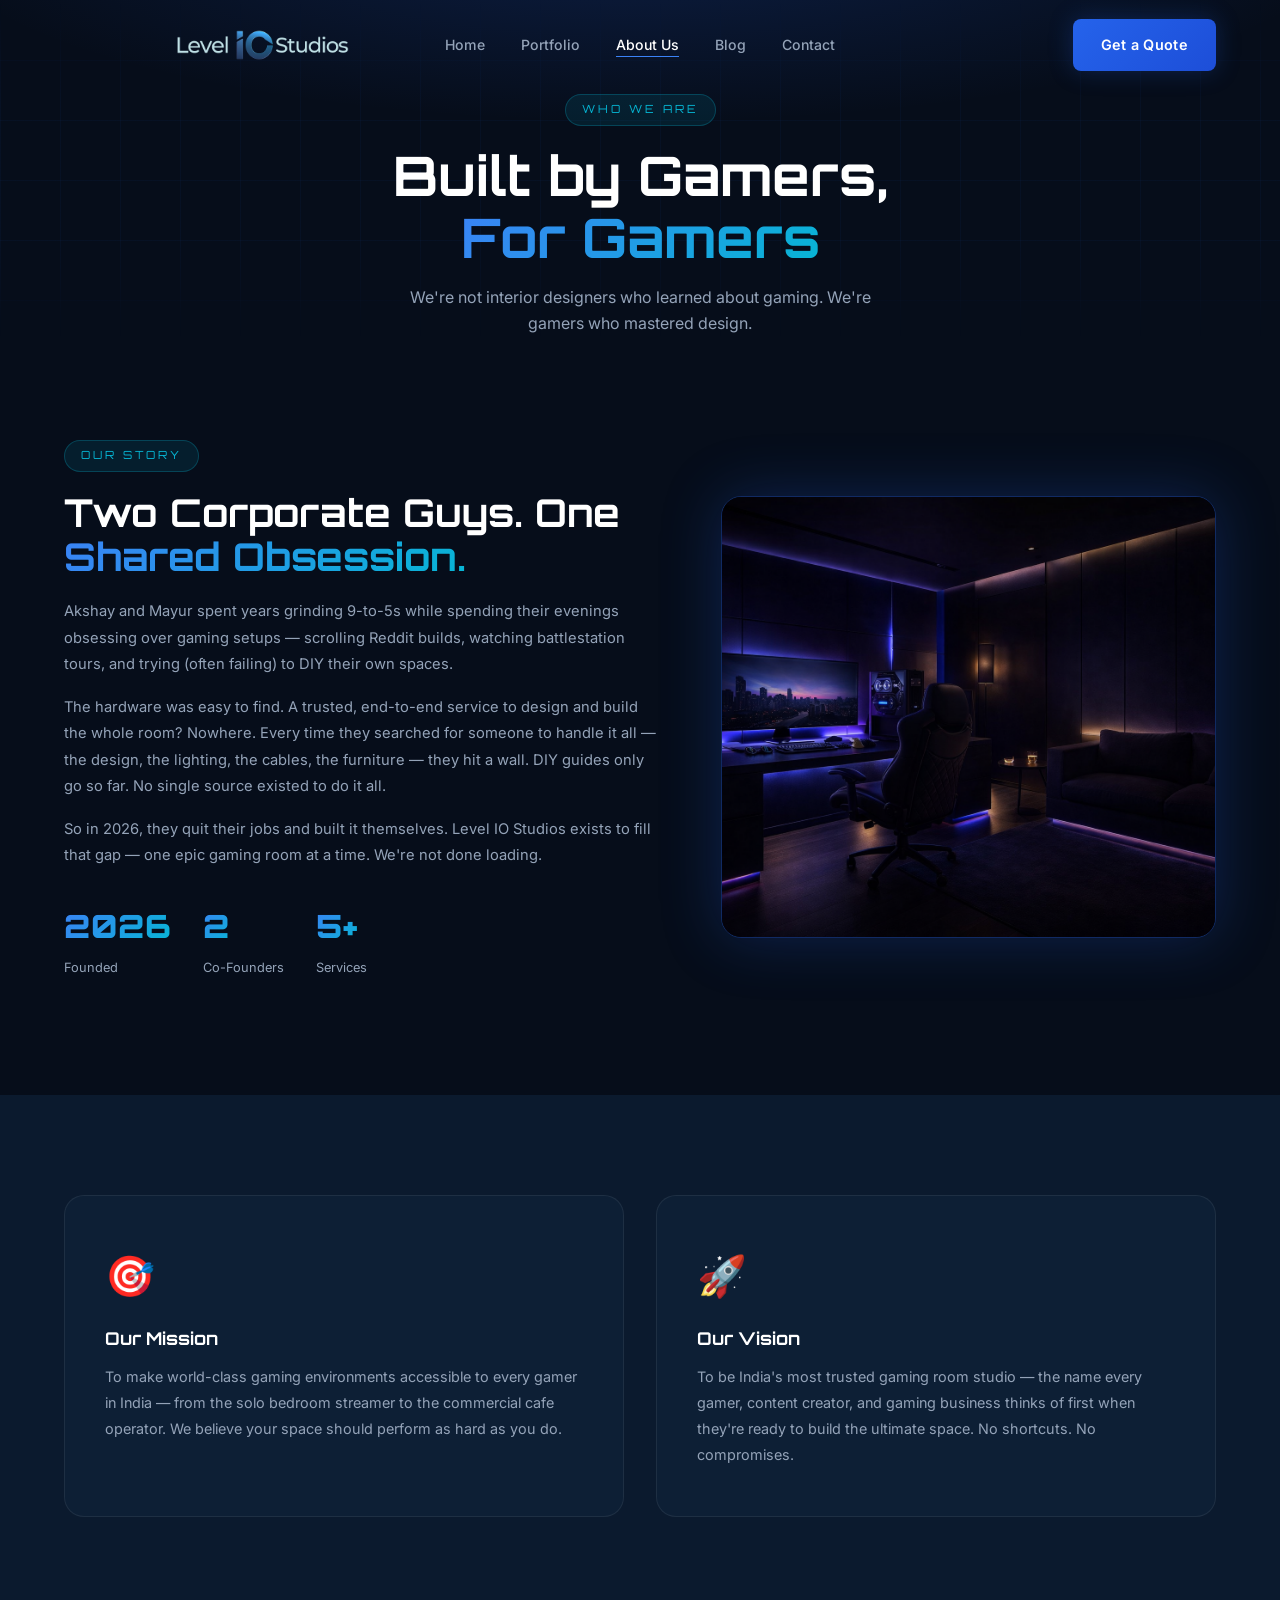
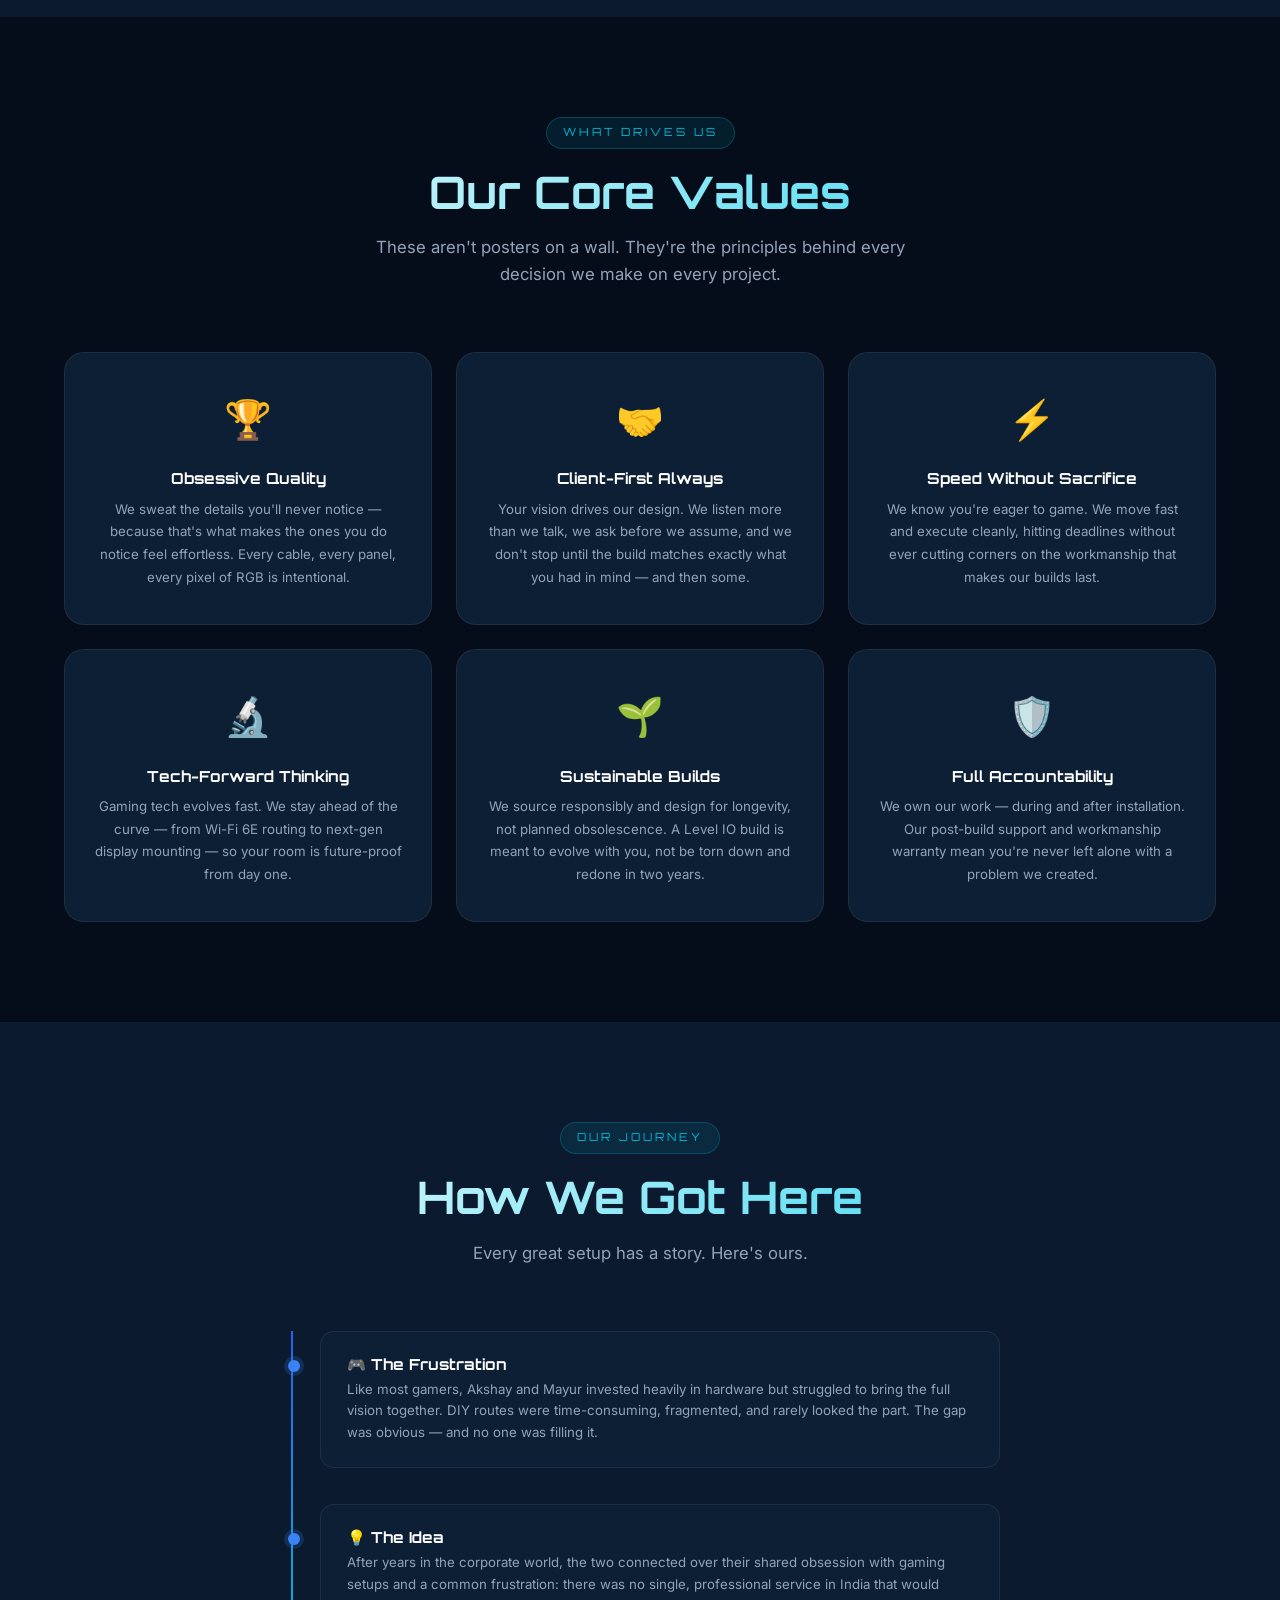
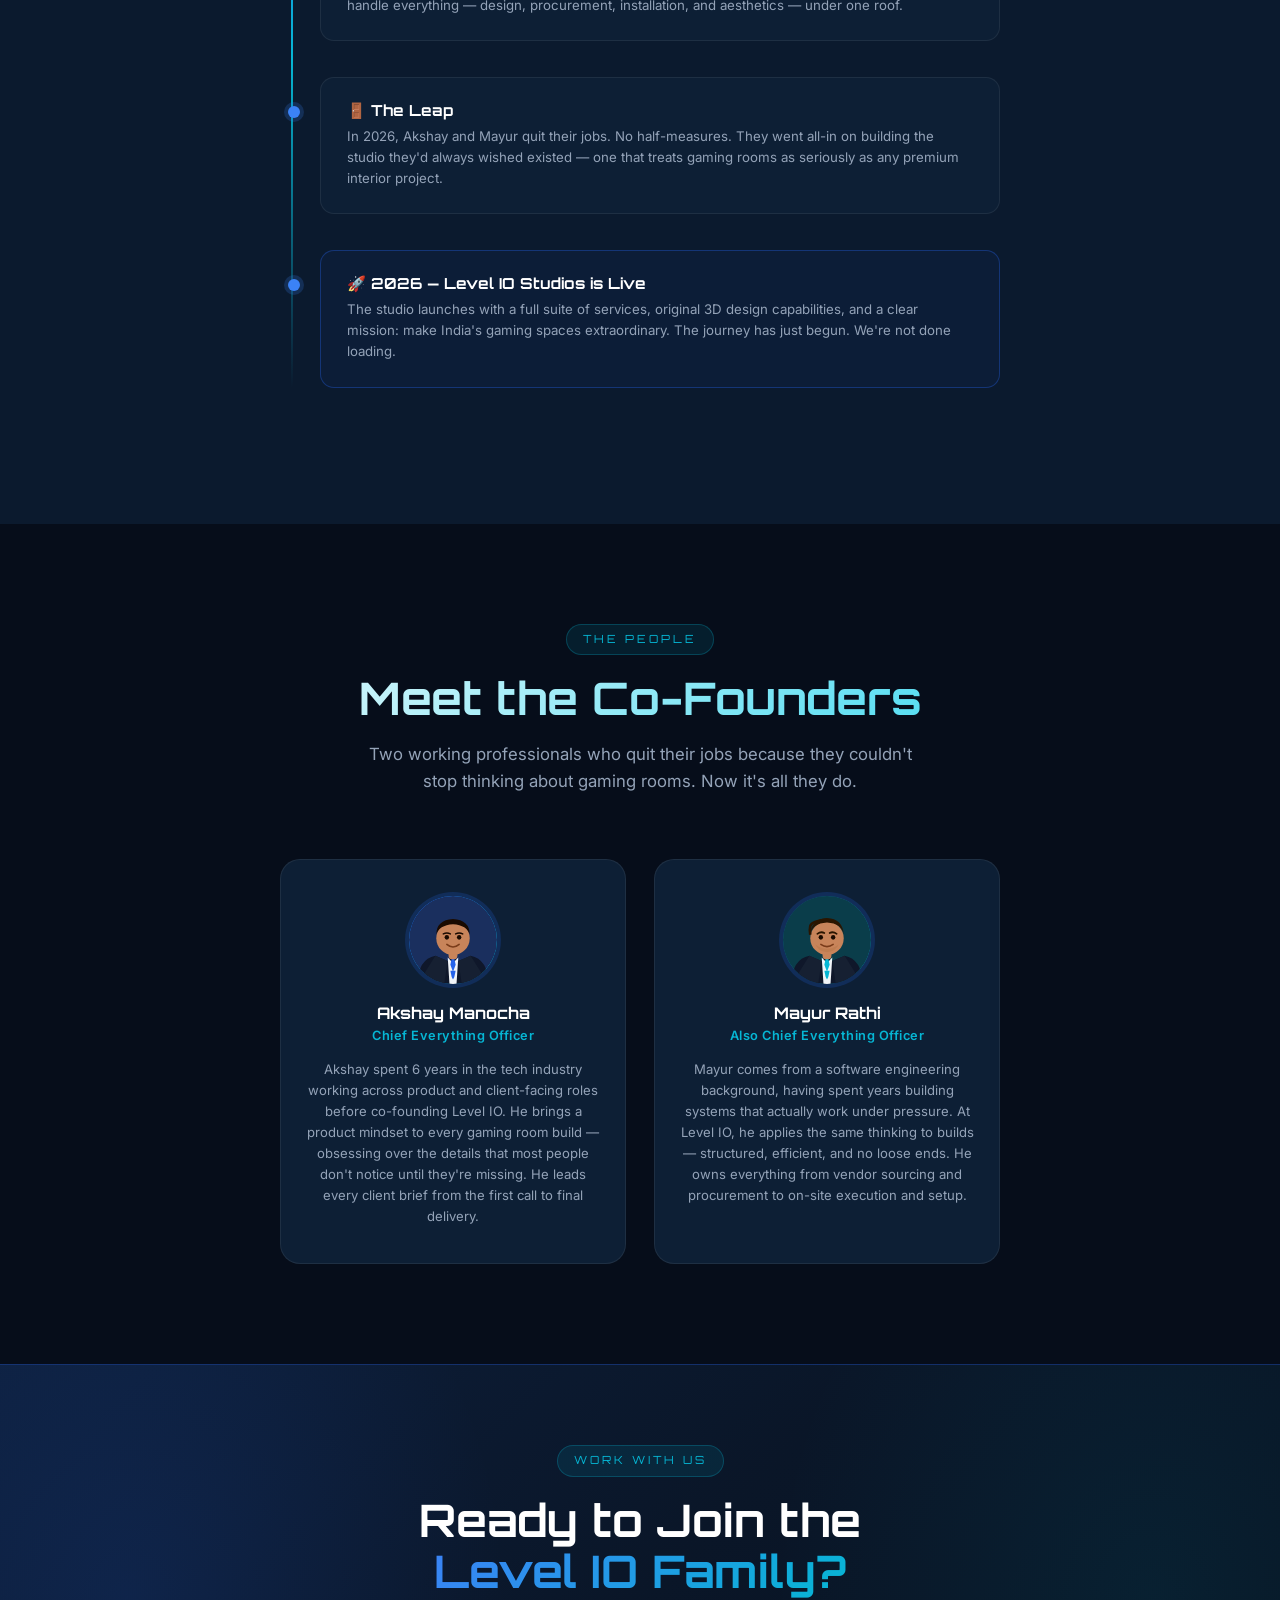
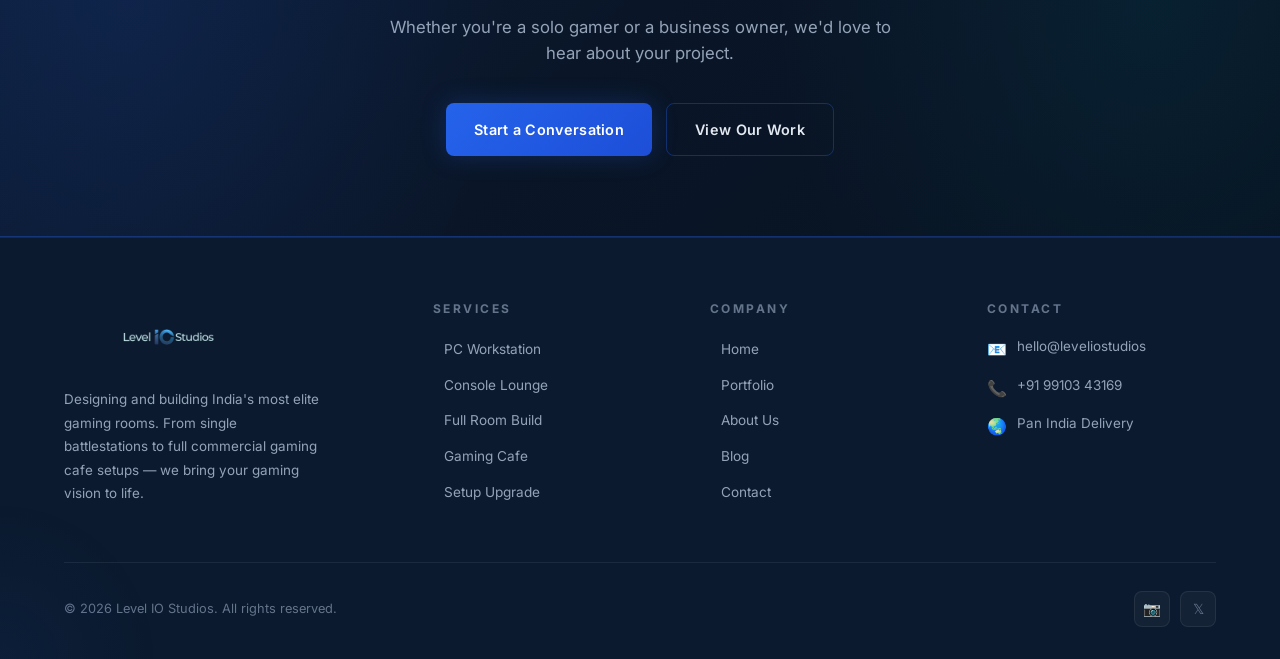
<file: about.html>
<!DOCTYPE html>
<html lang="en">
<head>
  <meta charset="UTF-8" />
  <meta name="viewport" content="width=device-width, initial-scale=1.0" />
  <meta name="description" content="Meet the co-founders of Level IO Studios — two gamers who quit their jobs to build India's best gaming room design studio." />
  <meta name="keywords" content="gaming room design India, gaming setup builder, PC battlestation, gaming cafe setup, console lounge, gaming room interior design" />
  <meta name="author" content="Level IO Studios" />
  <meta name="robots" content="index, follow" />
  <link rel="canonical" href="https://leveliostudios.com/about.html" />
  <!-- Open Graph -->
  <meta property="og:type" content="website" />
  <meta property="og:site_name" content="Level IO Studios" />
  <meta property="og:title" content="About Us — Level IO Studios" />
  <meta property="og:description" content="Meet the co-founders of Level IO Studios — two gamers who quit their jobs to build India's best gaming room design studio." />
  <meta property="og:url" content="https://leveliostudios.com/about.html" />
  <meta property="og:image" content="https://leveliostudios.com/Images/logo.png" />
  <!-- Twitter Card -->
  <meta name="twitter:card" content="summary_large_image" />
  <meta name="twitter:title" content="About Us — Level IO Studios" />
  <meta name="twitter:description" content="Meet the co-founders of Level IO Studios — two gamers who quit their jobs to build India's best gaming room design studio." />
  <meta name="twitter:image" content="https://leveliostudios.com/Images/logo.png" />
  <title>About Us — Level IO Studios</title>
  <link rel="stylesheet" href="styles.css" />
  <link rel="icon" type="image/png" href="Images/logo-symbol.png" />
</head>
<body>

  <!-- ═══ NAVBAR ═══ -->
  <nav class="navbar">
    <div class="container">
      <div class="nav-inner">
        <a href="index.html" class="nav-logo">
          <img src="Images/logo.png" alt="Level IO Studios" />
        </a>
        <ul class="nav-links">
          <li><a href="index.html">Home</a></li>
          <li><a href="portfolio.html">Portfolio</a></li>
          <li><a href="about.html" class="active">About Us</a></li>
          <li><a href="blog.html">Blog</a></li>
          <li><a href="contact.html">Contact</a></li>
        </ul>
        <a href="contact.html" class="btn btn-primary nav-cta">Get a Quote</a>
        <div class="hamburger" aria-label="Menu">
          <span></span><span></span><span></span>
        </div>
      </div>
    </div>
  </nav>

  <!-- ═══ PAGE HERO ═══ -->
  <section class="page-hero">
    <div class="page-hero-bg"></div>
    <div class="page-hero-grid"></div>
    <div class="page-hero-content">
      <div class="tag" data-aos="fade-up">Who We Are</div>
      <h1 data-aos="fade-up" data-aos-delay="100">
        Built by Gamers,<br/><span class="gradient-text">For Gamers</span>
      </h1>
      <p data-aos="fade-up" data-aos-delay="200">We're not interior designers who learned about gaming. We're gamers who mastered design.</p>
    </div>
  </section>

  <!-- ═══ OUR STORY ═══ -->
  <section class="section">
    <div class="container">
      <div class="about-story">
        <div class="story-content" data-aos="fade-right">
          <div class="tag">Our Story</div>
          <h2>Two Corporate Guys. One <span class="gradient-text">Shared Obsession.</span></h2>
          <p>Akshay and Mayur spent years grinding 9-to-5s while spending their evenings obsessing over gaming setups — scrolling Reddit builds, watching battlestation tours, and trying (often failing) to DIY their own spaces.</p>
          <p>The hardware was easy to find. A trusted, end-to-end service to design and build the whole room? Nowhere. Every time they searched for someone to handle it all — the design, the lighting, the cables, the furniture — they hit a wall. DIY guides only go so far. No single source existed to do it all.</p>
          <p>So in 2026, they quit their jobs and built it themselves. Level IO Studios exists to fill that gap — one epic gaming room at a time. We're not done loading.</p>
          <div style="display:flex; gap:32px; margin-top:32px; flex-wrap:wrap;">
            <div>
              <span style="font-family:var(--font-head);font-size:2rem;font-weight:900;background:linear-gradient(135deg,var(--blue-light),var(--cyan));-webkit-background-clip:text;-webkit-text-fill-color:transparent;background-clip:text;">2026</span>
              <p style="font-size:0.8rem;margin-top:4px;">Founded</p>
            </div>
            <div>
              <span style="font-family:var(--font-head);font-size:2rem;font-weight:900;background:linear-gradient(135deg,var(--blue-light),var(--cyan));-webkit-background-clip:text;-webkit-text-fill-color:transparent;background-clip:text;">2</span>
              <p style="font-size:0.8rem;margin-top:4px;">Co-Founders</p>
            </div>
            <div>
              <span style="font-family:var(--font-head);font-size:2rem;font-weight:900;background:linear-gradient(135deg,var(--blue-light),var(--cyan));-webkit-background-clip:text;-webkit-text-fill-color:transparent;background-clip:text;">5+</span>
              <p style="font-size:0.8rem;margin-top:4px;">Services</p>
            </div>
          </div>
        </div>
        <div class="story-image" data-aos="fade-left">
          <img src="Images/Copilot_20260409_222659.png" alt="Level IO Studios gaming room build" />
        </div>
      </div>
    </div>
  </section>

  <!-- ═══ MISSION & VISION ═══ -->
  <section class="section" style="background: var(--bg-secondary);">
    <div class="container">
      <div style="display:grid; grid-template-columns: 1fr 1fr; gap:32px;" class="mission-vision-grid">
        <div style="background:var(--bg-card);border:1px solid var(--border);border-radius:var(--radius-lg);padding:48px 40px;transition:var(--transition);" data-aos="fade-right"
          onmouseenter="this.style.borderColor='var(--border-blue)';this.style.boxShadow='0 20px 60px rgba(37,99,235,0.15)'"
          onmouseleave="this.style.borderColor='var(--border)';this.style.boxShadow=''">
          <div style="font-size:2.5rem;margin-bottom:20px;">🎯</div>
          <h3 style="font-family:var(--font-head);font-size:1.1rem;color:#fff;margin-bottom:16px;">Our Mission</h3>
          <p style="font-size:0.9rem;line-height:1.8;">To make world-class gaming environments accessible to every gamer in India — from the solo bedroom streamer to the commercial cafe operator. We believe your space should perform as hard as you do.</p>
        </div>
        <div style="background:var(--bg-card);border:1px solid var(--border);border-radius:var(--radius-lg);padding:48px 40px;transition:var(--transition);" data-aos="fade-left"
          onmouseenter="this.style.borderColor='var(--border-blue)';this.style.boxShadow='0 20px 60px rgba(37,99,235,0.15)'"
          onmouseleave="this.style.borderColor='var(--border)';this.style.boxShadow=''">
          <div style="font-size:2.5rem;margin-bottom:20px;">🚀</div>
          <h3 style="font-family:var(--font-head);font-size:1.1rem;color:#fff;margin-bottom:16px;">Our Vision</h3>
          <p style="font-size:0.9rem;line-height:1.8;">To be India's most trusted gaming room studio — the name every gamer, content creator, and gaming business thinks of first when they're ready to build the ultimate space. No shortcuts. No compromises.</p>
        </div>
      </div>
    </div>
  </section>

  <!-- ═══ OUR VALUES ═══ -->
  <section class="section">
    <div class="container">
      <div class="section-header">
        <div class="tag" data-aos="fade-up">What Drives Us</div>
        <h2 data-aos="fade-up" data-aos-delay="100">Our Core Values</h2>
        <p data-aos="fade-up" data-aos-delay="200">These aren't posters on a wall. They're the principles behind every decision we make on every project.</p>
      </div>
      <div class="values-grid">
        <div class="value-card" data-aos="fade-up" data-aos-delay="0">
          <span class="value-icon">🏆</span>
          <h3>Obsessive Quality</h3>
          <p>We sweat the details you'll never notice — because that's what makes the ones you do notice feel effortless. Every cable, every panel, every pixel of RGB is intentional.</p>
        </div>
        <div class="value-card" data-aos="fade-up" data-aos-delay="100">
          <span class="value-icon">🤝</span>
          <h3>Client-First Always</h3>
          <p>Your vision drives our design. We listen more than we talk, we ask before we assume, and we don't stop until the build matches exactly what you had in mind — and then some.</p>
        </div>
        <div class="value-card" data-aos="fade-up" data-aos-delay="200">
          <span class="value-icon">⚡</span>
          <h3>Speed Without Sacrifice</h3>
          <p>We know you're eager to game. We move fast and execute cleanly, hitting deadlines without ever cutting corners on the workmanship that makes our builds last.</p>
        </div>
        <div class="value-card" data-aos="fade-up" data-aos-delay="0">
          <span class="value-icon">🔬</span>
          <h3>Tech-Forward Thinking</h3>
          <p>Gaming tech evolves fast. We stay ahead of the curve — from Wi-Fi 6E routing to next-gen display mounting — so your room is future-proof from day one.</p>
        </div>
        <div class="value-card" data-aos="fade-up" data-aos-delay="100">
          <span class="value-icon">🌱</span>
          <h3>Sustainable Builds</h3>
          <p>We source responsibly and design for longevity, not planned obsolescence. A Level IO build is meant to evolve with you, not be torn down and redone in two years.</p>
        </div>
        <div class="value-card" data-aos="fade-up" data-aos-delay="200">
          <span class="value-icon">🛡️</span>
          <h3>Full Accountability</h3>
          <p>We own our work — during and after installation. Our post-build support and workmanship warranty mean you're never left alone with a problem we created.</p>
        </div>
      </div>
    </div>
  </section>

  <!-- ═══ JOURNEY TIMELINE ═══ -->
  <section class="section" style="background: var(--bg-secondary);">
    <div class="container">
      <div class="section-header">
        <div class="tag" data-aos="fade-up">Our Journey</div>
        <h2 data-aos="fade-up" data-aos-delay="100">How We Got Here</h2>
        <p data-aos="fade-up" data-aos-delay="200">Every great setup has a story. Here's ours.</p>
      </div>
      <div style="max-width: 720px; margin: 0 auto;">
        <div class="timeline" data-aos="fade-up">
          <div class="timeline-item">
            <h4>🎮 The Frustration</h4>
            <p>Like most gamers, Akshay and Mayur invested heavily in hardware but struggled to bring the full vision together. DIY routes were time-consuming, fragmented, and rarely looked the part. The gap was obvious — and no one was filling it.</p>
          </div>
          <div class="timeline-item">
            <h4>💡 The Idea</h4>
            <p>After years in the corporate world, the two connected over their shared obsession with gaming setups and a common frustration: there was no single, professional service in India that would handle everything — design, procurement, installation, and aesthetics — under one roof.</p>
          </div>
          <div class="timeline-item">
            <h4>🚪 The Leap</h4>
            <p>In 2026, Akshay and Mayur quit their jobs. No half-measures. They went all-in on building the studio they'd always wished existed — one that treats gaming rooms as seriously as any premium interior project.</p>
          </div>
          <div class="timeline-item" style="border-color: var(--border-blue); background: rgba(37,99,235,0.05);">
            <h4>🚀 2026 — Level IO Studios is Live</h4>
            <p>The studio launches with a full suite of services, original 3D design capabilities, and a clear mission: make India's gaming spaces extraordinary. The journey has just begun. We're not done loading.</p>
          </div>
        </div>
      </div>
    </div>
  </section>

  <!-- ═══ TEAM ═══ -->
  <section class="section">
    <div class="container">
      <div class="section-header">
        <div class="tag" data-aos="fade-up">The People</div>
        <h2 data-aos="fade-up" data-aos-delay="100">Meet the Co-Founders</h2>
        <p data-aos="fade-up" data-aos-delay="200">Two working professionals who quit their jobs because they couldn't stop thinking about gaming rooms. Now it's all they do.</p>
      </div>
      <div style="display: grid; grid-template-columns: 1fr 1fr; gap: 28px; max-width: 720px; margin: 0 auto;">
        <div class="team-card" data-aos="fade-up" data-aos-delay="0">
          <div class="team-avatar">
            <svg viewBox="0 0 100 100" xmlns="http://www.w3.org/2000/svg" width="88" height="88">
              <circle cx="50" cy="50" r="50" fill="#1a2f5e"/>
              <!-- Suit shoulders -->
              <path d="M10 100 Q10 72 30 68 L44 74 L50 70 L56 74 L70 68 Q90 72 90 100 Z" fill="#0f172a"/>
              <!-- Shirt -->
              <polygon points="44,70 50,76 56,70 54,100 46,100" fill="#f1f5f9"/>
              <!-- Tie -->
              <polygon points="48.5,71 51.5,71 53,78 50,86 47,78" fill="#2563eb"/>
              <polygon points="47,85 53,85 51.5,92 50,95 48.5,92" fill="#2563eb"/>
              <!-- Neck -->
              <rect x="45" y="60" width="10" height="12" rx="4" fill="#c8845a"/>
              <!-- Head -->
              <circle cx="50" cy="48" r="19" fill="#c8845a"/>
              <!-- Hair -->
              <path d="M31 44 Q31 27 50 26 Q69 27 69 44 Q66 33 50 32 Q34 33 31 44 Z" fill="#1a0a00"/>
              <!-- Eyes -->
              <ellipse cx="43" cy="47" rx="2.5" ry="2.8" fill="#1a0a00"/>
              <ellipse cx="57" cy="47" rx="2.5" ry="2.8" fill="#1a0a00"/>
              <!-- Eyebrows -->
              <path d="M39 43 Q43 41 47 43" stroke="#1a0a00" stroke-width="1.8" fill="none" stroke-linecap="round"/>
              <path d="M53 43 Q57 41 61 43" stroke="#1a0a00" stroke-width="1.8" fill="none" stroke-linecap="round"/>
              <!-- Smile -->
              <path d="M43 55 Q50 61 57 55" stroke="#7a3c1a" stroke-width="1.8" fill="none" stroke-linecap="round"/>
              <!-- Suit lapels -->
              <path d="M30 68 L44 74 L40 100 L10 100 Z" fill="#162032"/>
              <path d="M70 68 L56 74 L60 100 L90 100 Z" fill="#162032"/>
            </svg>
          </div>
          <h3>Akshay Manocha</h3>
          <p class="role">Chief Everything Officer</p>
          <p>Akshay spent 6 years in the tech industry working across product and client-facing roles before co-founding Level IO. He brings a product mindset to every gaming room build — obsessing over the details that most people don't notice until they're missing. He leads every client brief from the first call to final delivery.</p>
        </div>
        <div class="team-card" data-aos="fade-up" data-aos-delay="100">
          <div class="team-avatar" style="background: linear-gradient(135deg, #0e4a6e, #0891b2);">
            <svg viewBox="0 0 100 100" xmlns="http://www.w3.org/2000/svg" width="88" height="88">
              <circle cx="50" cy="50" r="50" fill="#0a3d4a"/>
              <!-- Suit shoulders -->
              <path d="M10 100 Q10 72 30 68 L44 74 L50 70 L56 74 L70 68 Q90 72 90 100 Z" fill="#0f172a"/>
              <!-- Shirt -->
              <polygon points="44,70 50,76 56,70 54,100 46,100" fill="#f1f5f9"/>
              <!-- Tie -->
              <polygon points="48.5,71 51.5,71 53,78 50,86 47,78" fill="#06b6d4"/>
              <polygon points="47,85 53,85 51.5,92 50,95 48.5,92" fill="#06b6d4"/>
              <!-- Neck -->
              <rect x="45" y="60" width="10" height="12" rx="4" fill="#c8845a"/>
              <!-- Head -->
              <circle cx="50" cy="48" r="19" fill="#c8845a"/>
              <!-- Hair (slightly different style — short and neat) -->
              <path d="M31 44 Q32 26 50 25 Q68 26 69 44 Q67 31 50 30 Q33 31 31 44 Z" fill="#2a1500"/>
              <path d="M31 44 Q30 38 31 34 Q33 28 50 27" stroke="#2a1500" stroke-width="3" fill="none"/>
              <!-- Eyes -->
              <ellipse cx="43" cy="47" rx="2.5" ry="2.8" fill="#1a0a00"/>
              <ellipse cx="57" cy="47" rx="2.5" ry="2.8" fill="#1a0a00"/>
              <!-- Eyebrows (slightly thicker) -->
              <path d="M39 43 Q43 40 47 42" stroke="#2a1500" stroke-width="2" fill="none" stroke-linecap="round"/>
              <path d="M53 42 Q57 40 61 43" stroke="#2a1500" stroke-width="2" fill="none" stroke-linecap="round"/>
              <!-- Subtle beard -->
              <path d="M37 55 Q50 65 63 55 Q61 62 50 64 Q39 62 37 55 Z" fill="#b07040" opacity="0.35"/>
              <!-- Smile -->
              <path d="M43 55 Q50 60 57 55" stroke="#7a3c1a" stroke-width="1.8" fill="none" stroke-linecap="round"/>
              <!-- Suit lapels -->
              <path d="M30 68 L44 74 L40 100 L10 100 Z" fill="#162032"/>
              <path d="M70 68 L56 74 L60 100 L90 100 Z" fill="#162032"/>
            </svg>
          </div>
          <h3>Mayur Rathi</h3>
          <p class="role">Also Chief Everything Officer</p>
          <p>Mayur comes from a software engineering background, having spent years building systems that actually work under pressure. At Level IO, he applies the same thinking to builds — structured, efficient, and no loose ends. He owns everything from vendor sourcing and procurement to on-site execution and setup.</p>
        </div>
      </div>
    </div>
  </section>

  <!-- ═══ CTA ═══ -->
  <section class="cta-banner">
    <div class="cta-content" data-aos="zoom-in">
      <div class="tag">Work With Us</div>
      <h2>Ready to Join the<br/><span class="gradient-text">Level IO Family?</span></h2>
      <p>Whether you're a solo gamer or a business owner, we'd love to hear about your project.</p>
      <div class="cta-actions">
        <a href="contact.html" class="btn btn-primary">Start a Conversation</a>
        <a href="portfolio.html" class="btn btn-outline">View Our Work</a>
      </div>
    </div>
  </section>

  <!-- ═══ FOOTER ═══ -->
  <footer class="footer">
    <div class="container">
      <div class="footer-grid">
        <div class="footer-brand">
          <a href="index.html" class="logo-wrap">
            <img src="Images/logo.png" alt="Level IO Studios" />
          </a>
          <p>Designing and building India's most elite gaming rooms. From single battlestations to full commercial gaming cafe setups — we bring your gaming vision to life.</p>
        </div>
        <div class="footer-col">
          <h4>Services</h4>
          <ul class="footer-links">
            <li><a href="contact.html">PC Workstation</a></li>
            <li><a href="contact.html">Console Lounge</a></li>
            <li><a href="contact.html">Full Room Build</a></li>
            <li><a href="contact.html">Gaming Cafe</a></li>
            <li><a href="contact.html">Setup Upgrade</a></li>
          </ul>
        </div>
        <div class="footer-col">
          <h4>Company</h4>
          <ul class="footer-links">
            <li><a href="index.html">Home</a></li>
            <li><a href="portfolio.html">Portfolio</a></li>
            <li><a href="about.html">About Us</a></li>
            <li><a href="blog.html">Blog</a></li>
            <li><a href="contact.html">Contact</a></li>
          </ul>
        </div>
        <div class="footer-col">
          <h4>Contact</h4>
          <div class="footer-contact-item">
            <span>📧</span>
            <a href="mailto:hello@leveliostudios.com" style="color:var(--text-muted);transition:var(--transition)" onmouseenter="this.style.color='var(--cyan-light)'" onmouseleave="this.style.color='var(--text-muted)'">hello@leveliostudios</a>
          </div>
          <div class="footer-contact-item">
            <span>📞</span>
            <a href="tel:+919910343169" style="color:var(--text-muted);transition:var(--transition)" onmouseenter="this.style.color='var(--cyan-light)'" onmouseleave="this.style.color='var(--text-muted)'">+91 99103 43169</a>
          </div>
          <div class="footer-contact-item">
            <span>🌏</span><span>Pan India Delivery</span>
          </div>
        </div>
      </div>
      <div class="footer-bottom">
        <p>© 2026 Level IO Studios. All rights reserved.</p>
        <div class="social-links">
          <a href="https://instagram.com/leveliostudios" target="_blank" class="social-link" title="Instagram">📷</a>
          <a href="#" class="social-link" title="Twitter / X">𝕏</a>
        </div>
      </div>
    </div>
  </footer>

  <script src="script.js"></script>
</body>
</html>
</file>
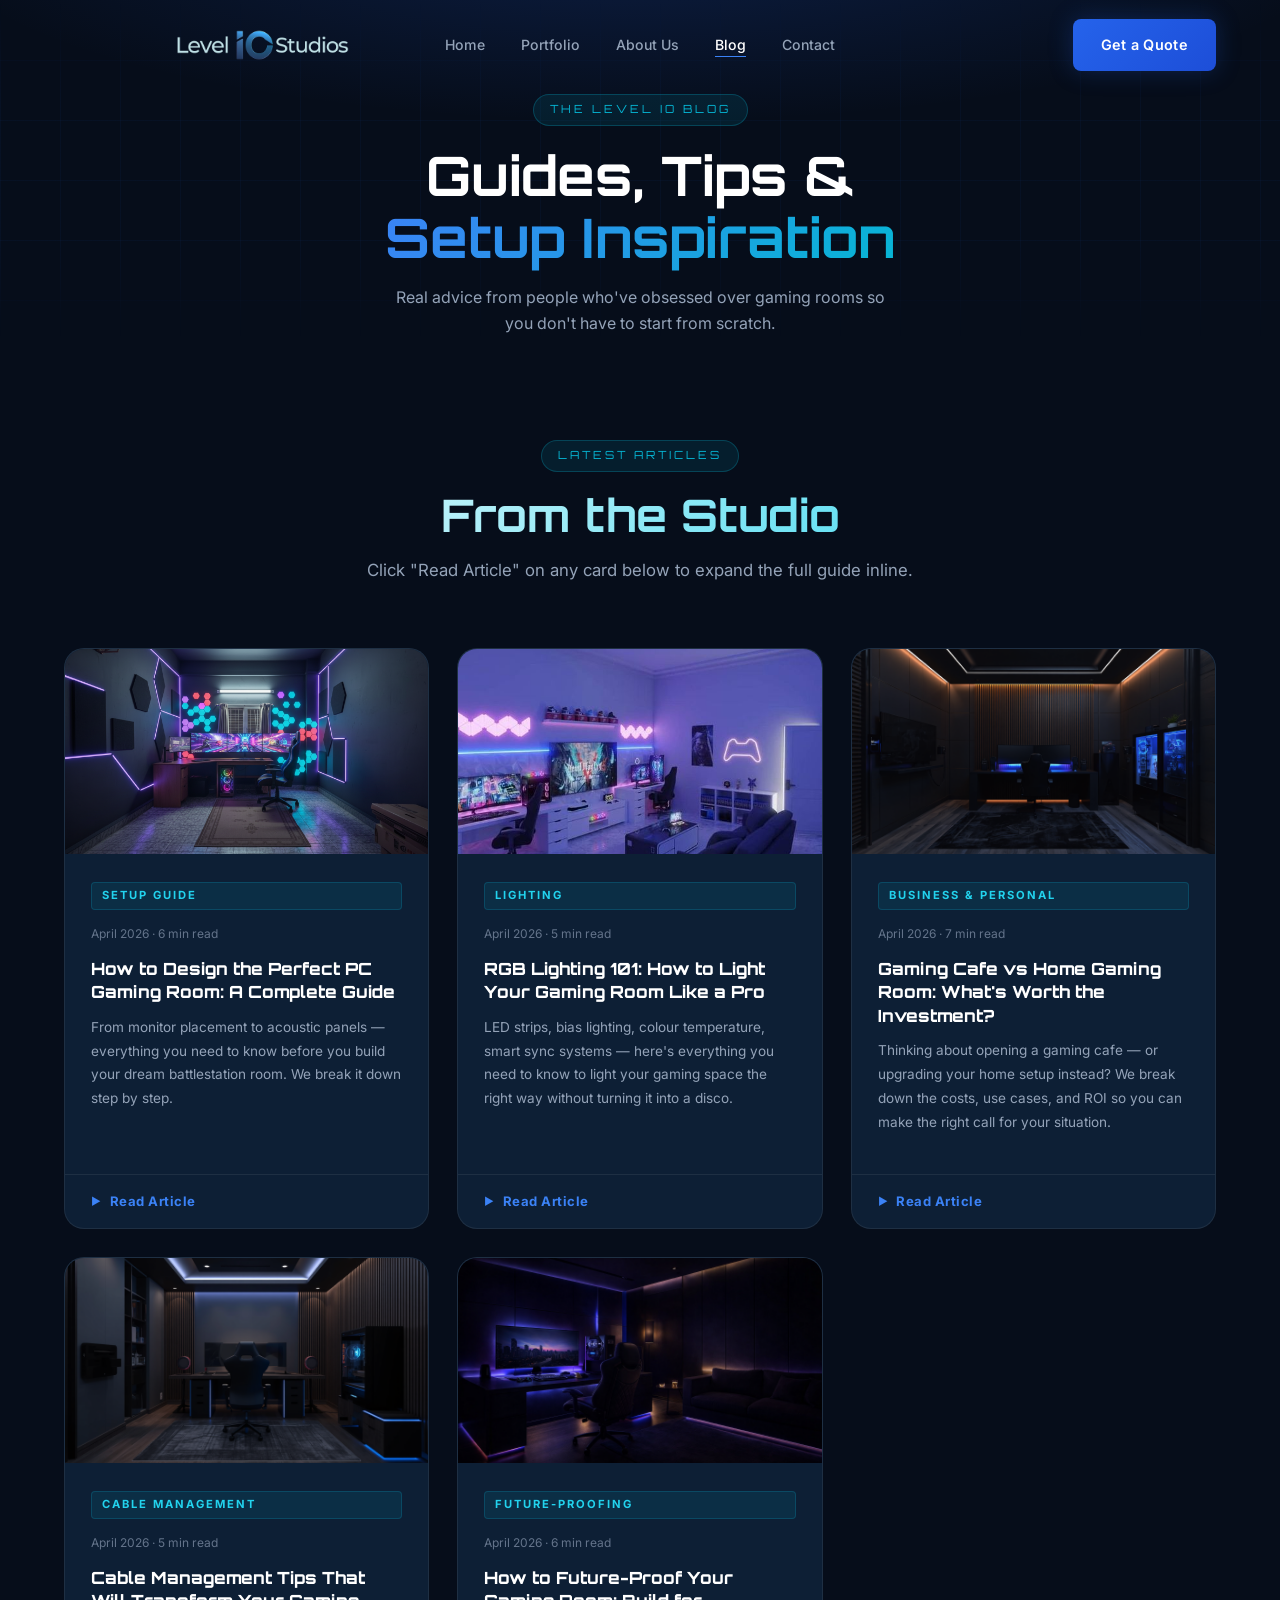
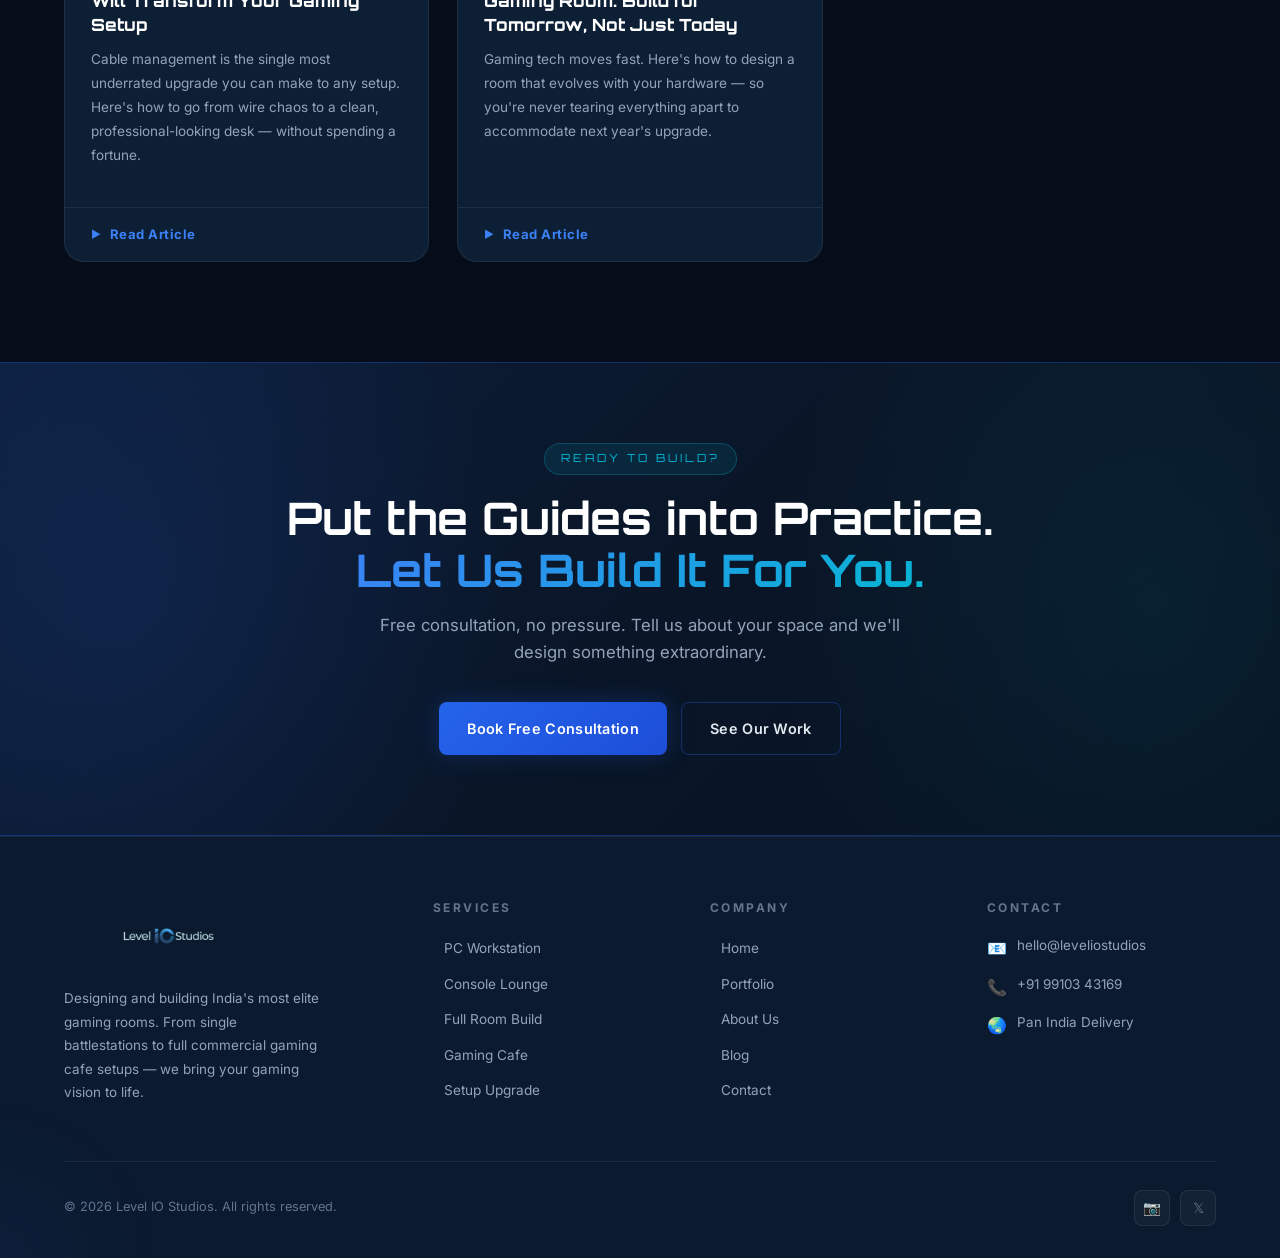
<file: blog.html>
<!DOCTYPE html>
<html lang="en">
<head>
  <meta charset="UTF-8" />
  <meta name="viewport" content="width=device-width, initial-scale=1.0" />
  <meta name="description" content="Gaming room tips, setup guides, and design inspiration from Level IO Studios — India's premier gaming room design studio." />
  <meta name="keywords" content="gaming room design India, gaming setup builder, PC battlestation, gaming cafe setup, console lounge, gaming room interior design" />
  <meta name="author" content="Level IO Studios" />
  <meta name="robots" content="index, follow" />
  <link rel="canonical" href="https://leveliostudios.com/blog.html" />
  <!-- Open Graph -->
  <meta property="og:type" content="website" />
  <meta property="og:site_name" content="Level IO Studios" />
  <meta property="og:title" content="Blog — Level IO Studios" />
  <meta property="og:description" content="Gaming room tips, setup guides, and design inspiration from Level IO Studios — India's premier gaming room design studio." />
  <meta property="og:url" content="https://leveliostudios.com/blog.html" />
  <meta property="og:image" content="https://leveliostudios.com/Images/logo.png" />
  <!-- Twitter Card -->
  <meta name="twitter:card" content="summary_large_image" />
  <meta name="twitter:title" content="Blog — Level IO Studios" />
  <meta name="twitter:description" content="Gaming room tips, setup guides, and design inspiration from Level IO Studios — India's premier gaming room design studio." />
  <meta name="twitter:image" content="https://leveliostudios.com/Images/logo.png" />
  <title>Blog — Level IO Studios</title>
  <link rel="stylesheet" href="styles.css" />
  <link rel="icon" type="image/png" href="Images/logo-symbol.png" />
  <style>
    /* ── BLOG GRID ── */
    .blog-grid {
      display: grid;
      grid-template-columns: repeat(3, 1fr);
      gap: 28px;
      margin-top: 48px;
    }
    @media (max-width: 1024px) {
      .blog-grid { grid-template-columns: repeat(2, 1fr); }
    }
    @media (max-width: 640px) {
      .blog-grid { grid-template-columns: 1fr; }
    }

    /* ── BLOG CARD ── */
    .blog-card {
      background: var(--bg-card);
      border: 1px solid var(--border);
      border-radius: var(--radius-lg);
      overflow: hidden;
      transition: var(--transition);
      display: flex;
      flex-direction: column;
    }
    .blog-card:hover {
      border-color: var(--border-blue);
      box-shadow: 0 20px 60px rgba(37, 99, 235, 0.15);
      transform: translateY(-4px);
    }
    .blog-card-img {
      width: 100%;
      aspect-ratio: 16 / 9;
      object-fit: cover;
      display: block;
    }
    .blog-card-body {
      padding: 28px 26px 20px;
      flex: 1;
      display: flex;
      flex-direction: column;
    }
    .blog-category {
      display: inline-block;
      font-size: 0.7rem;
      font-weight: 700;
      text-transform: uppercase;
      letter-spacing: 2px;
      color: var(--cyan-light);
      background: rgba(6, 182, 212, 0.1);
      border: 1px solid rgba(6, 182, 212, 0.2);
      border-radius: 4px;
      padding: 4px 10px;
      margin-bottom: 14px;
    }
    .blog-card-title {
      font-family: var(--font-head);
      font-size: 1.05rem;
      font-weight: 800;
      color: #fff;
      line-height: 1.4;
      margin-bottom: 12px;
    }
    .blog-card-excerpt {
      font-size: 0.85rem;
      line-height: 1.75;
      color: var(--text-muted);
      flex: 1;
      margin-bottom: 20px;
    }

    /* ── DETAILS / SUMMARY (expand) ── */
    .blog-details {
      border-top: 1px solid var(--border);
    }
    .blog-details summary {
      list-style: none;
      cursor: pointer;
      padding: 16px 26px;
      font-size: 0.82rem;
      font-weight: 700;
      color: var(--blue-light);
      letter-spacing: 0.5px;
      display: flex;
      align-items: center;
      gap: 8px;
      user-select: none;
      transition: color 0.2s ease;
    }
    .blog-details summary::-webkit-details-marker { display: none; }
    .blog-details summary::before {
      content: '▶';
      font-size: 0.65rem;
      transition: transform 0.25s ease;
      display: inline-block;
    }
    .blog-details[open] summary::before {
      transform: rotate(90deg);
    }
    .blog-details summary:hover { color: var(--cyan-light); }
    .blog-details[open] summary { color: var(--cyan-light); border-bottom: 1px solid var(--border); }

    .blog-article-content {
      padding: 28px 26px 32px;
      font-size: 0.88rem;
      line-height: 1.85;
      color: var(--text-muted);
    }
    .blog-article-content h3 {
      font-family: var(--font-head);
      font-size: 1rem;
      font-weight: 800;
      color: #fff;
      margin: 24px 0 10px;
    }
    .blog-article-content h3:first-child { margin-top: 0; }
    .blog-article-content p { margin-bottom: 14px; }
    .blog-article-content p:last-child { margin-bottom: 0; }
    .blog-article-content ul {
      margin: 0 0 14px 20px;
    }
    .blog-article-content ul li {
      margin-bottom: 6px;
    }
    .blog-article-content strong { color: #fff; }

    /* ── BLOG META ── */
    .blog-meta {
      font-size: 0.75rem;
      color: var(--text-dim);
      margin-bottom: 14px;
    }
  </style>
</head>
<body>

  <!-- ═══ NAVBAR ═══ -->
  <nav class="navbar">
    <div class="container">
      <div class="nav-inner">
        <a href="index.html" class="nav-logo">
          <img src="Images/logo.png" alt="Level IO Studios" />
        </a>
        <ul class="nav-links">
          <li><a href="index.html">Home</a></li>
          <li><a href="portfolio.html">Portfolio</a></li>
          <li><a href="about.html">About Us</a></li>
          <li><a href="blog.html" class="active">Blog</a></li>
          <li><a href="contact.html">Contact</a></li>
        </ul>
        <a href="contact.html" class="btn btn-primary nav-cta">Get a Quote</a>
        <div class="hamburger" aria-label="Menu">
          <span></span><span></span><span></span>
        </div>
      </div>
    </div>
  </nav>

  <!-- ═══ PAGE HERO ═══ -->
  <section class="page-hero">
    <div class="page-hero-bg"></div>
    <div class="page-hero-grid"></div>
    <div class="page-hero-content">
      <div class="tag" data-aos="fade-up">The Level IO Blog</div>
      <h1 data-aos="fade-up" data-aos-delay="100">
        Guides, Tips &<br/><span class="gradient-text">Setup Inspiration</span>
      </h1>
      <p data-aos="fade-up" data-aos-delay="200">Real advice from people who've obsessed over gaming rooms so you don't have to start from scratch.</p>
    </div>
  </section>

  <!-- ═══ BLOG ARTICLES ═══ -->
  <section class="section">
    <div class="container">

      <div class="section-header">
        <div class="tag" data-aos="fade-up">Latest Articles</div>
        <h2 data-aos="fade-up" data-aos-delay="100">From the Studio</h2>
        <p data-aos="fade-up" data-aos-delay="200">Click "Read Article" on any card below to expand the full guide inline.</p>
      </div>

      <div class="blog-grid">

        <!-- ── ARTICLE 1 ── -->
        <article class="blog-card" data-aos="fade-up" data-aos-delay="0">
          <img src="Images/gaming-pc-setup.jpg" alt="PC Gaming Room Design" class="blog-card-img" loading="lazy" />
          <div class="blog-card-body">
            <span class="blog-category">Setup Guide</span>
            <div class="blog-meta">April 2026 &middot; 6 min read</div>
            <h2 class="blog-card-title">How to Design the Perfect PC Gaming Room: A Complete Guide</h2>
            <p class="blog-card-excerpt">From monitor placement to acoustic panels — everything you need to know before you build your dream battlestation room. We break it down step by step.</p>
          </div>
          <details class="blog-details">
            <summary>Read Article</summary>
            <div class="blog-article-content">
              <p>A great gaming room isn't just about having the best hardware — it's about designing a space where every element works together to support long, comfortable, and immersive sessions. Whether you're building from scratch or overhauling an existing setup, these are the fundamentals you need to get right.</p>

              <h3>Start with Ergonomics</h3>
              <p>Before you buy a single RGB strip, think about your body. The single biggest return on investment in any gaming room is a proper ergonomic setup. Your monitor should sit at eye level, roughly 50–70 cm from your face. Your chair should support your lower back, and your elbows should rest at roughly 90 degrees when your hands are on the keyboard. Most gamers get this wrong and pay for it with neck and wrist pain years later. Invest in an adjustable monitor arm and a quality ergonomic chair — it will outlast every peripheral you own.</p>

              <h3>Monitor Placement and Viewing Angles</h3>
              <p>For a single monitor, centre it directly in front of you. For dual monitors, angle each screen inward at roughly 15–20 degrees so your neck stays neutral when switching. If you're going ultrawide, position it closer to compensate for the wider field of view. Triple monitor setups need precise symmetry — a millimetre off creates visible distortion at the bezels. Use a sturdy, rated monitor arm rather than a cheap stand; monitors are heavy and desk mounts are safer long term.</p>

              <h3>Lighting: Layers, Not Just RGB</h3>
              <p>Good lighting in a gaming room works in three layers: ambient, task, and accent. Ambient lighting controls the room's overall brightness. Task lighting ensures you can see your keyboard and desk surface without straining. Accent lighting — your RGB strips, LED panels — creates the atmosphere. Avoid gaming in a completely dark room with a bright monitor; the contrast causes eye fatigue. Install bias lighting (a LED strip behind your monitor) to reduce that contrast and add depth to your setup.</p>

              <h3>Acoustic Treatment</h3>
              <p>Hard walls, bare floors, and flat ceilings create echo and reverb that make voice chat muddy and gaming audio less precise. Acoustic foam panels on the walls behind your desk and in the corners of the room dramatically reduce this. You don't need to treat the whole room — targeting early reflections (the surfaces sound hits first after leaving your speakers) gives you 80% of the result with 20% of the effort. Bookshelves filled with books and a thick rug also absorb sound naturally without looking clinical.</p>

              <h3>Cable Management</h3>
              <p>Nothing ruins a beautiful setup like cable spaghetti. Plan your cable routes before you place any furniture. Use cable raceways along the wall edges, velcro ties to bundle cables running the same direction, and a cable management tray under the desk to hide power strips and excess cable length. Label your cables at both ends so you're never guessing which HDMI goes where. Wireless peripherals (keyboard, mouse, headset) reduce desk clutter significantly — consider making the switch if you haven't already.</p>

              <h3>Flooring and Room Acoustics</h3>
              <p>Hard flooring reflects sound; carpet absorbs it. If you're on hard flooring, a large gaming mat or area rug under your desk zone solves both the acoustic and the aesthetic problem. For room builds, vinyl plank flooring is a popular choice — durable, easy to clean, and available in styles that complement dark gaming room aesthetics beautifully.</p>

              <p>Getting all of these elements right simultaneously is exactly what Level IO Studios does for every client. If you'd like help designing your space, <a href="contact.html" style="color: var(--cyan-light);">start a free consultation here</a>.</p>
            </div>
          </details>
        </article>

        <!-- ── ARTICLE 2 ── -->
        <article class="blog-card" data-aos="fade-up" data-aos-delay="100">
          <img src="Images/gaming-room-ceiling-8.jpg" alt="RGB Gaming Room Lighting" class="blog-card-img" loading="lazy" />
          <div class="blog-card-body">
            <span class="blog-category">Lighting</span>
            <div class="blog-meta">April 2026 &middot; 5 min read</div>
            <h2 class="blog-card-title">RGB Lighting 101: How to Light Your Gaming Room Like a Pro</h2>
            <p class="blog-card-excerpt">LED strips, bias lighting, colour temperature, smart sync systems — here's everything you need to know to light your gaming space the right way without turning it into a disco.</p>
          </div>
          <details class="blog-details">
            <summary>Read Article</summary>
            <div class="blog-article-content">
              <p>Lighting is arguably the most visible element of any gaming room — it's what makes your setup look extraordinary in photos and feel immersive in person. But most gamers approach it backwards: they buy a bunch of RGB products and wonder why the room doesn't look as good as the setups they see online. The difference is intentional design.</p>

              <h3>Understand Colour Temperature First</h3>
              <p>Before you pick an RGB colour, understand that the base lighting in your room matters just as much. Colour temperature is measured in Kelvin: warm light (2700K–3000K) creates a cosy, amber glow; cool light (5000K–6500K) is bright and clinical. Most gaming rooms look best with a neutral to slightly cool ambient temperature (4000K–5000K) combined with RGB accent colours in the blue, purple, or cyan range. The contrast between the neutral ambient and the coloured accents is what creates that signature gaming room look.</p>

              <h3>LED Strips: Placement is Everything</h3>
              <p>LED strips are the most versatile tool in your lighting kit, but placement is where most people go wrong. The key rule: hide the strip, show the light. Mount strips behind your desk, inside desk edges, along ceiling coves, behind your monitor, and under furniture — anywhere the strip itself is hidden but the light bleeds onto a surface. Visible LED strips look cheap; diffused LED glow looks premium. Use an aluminium LED channel with a frosted diffuser cover to spread the light evenly and eliminate hot spots.</p>

              <h3>Bias Lighting — The Underrated Essential</h3>
              <p>Bias lighting refers to the LED strip mounted directly behind your monitor or TV. It serves two purposes: it reduces the perceived contrast between your bright screen and the dark room behind it (reducing eye strain), and it creates a beautiful halo effect that makes even a modest setup look intentional. Use a warm-neutral white for eye health, or match it to your RGB colour scheme for full aesthetics. Products like Govee or Corsair iCUE Lighting Strips work well for this.</p>

              <h3>RGB Sync: When to Use It</h3>
              <p>RGB sync software (Corsair iCUE, ASUS Aura Sync, Razer Chroma) lets your peripherals, PC components, and some LED strips all change colour together. It looks impressive but has limitations: sync software from different brands rarely talks to each other, and managing multiple ecosystems becomes a headache. Our advice: pick one ecosystem and commit. If you're going Corsair keyboard and mouse, go Corsair for your fans and case lighting too. Mixing is a recipe for hours of frustration.</p>

              <h3>Smart Lighting Integration</h3>
              <p>Smart bulbs and smart LED strips (Philips Hue, Govee, LIFX) let you control your entire room lighting from an app, voice command, or even your game. Some games (like Razer's Chroma integration) can sync room lighting to in-game events — your screen flashes red when you take damage, for example. For a truly immersive setup, smart lighting is the layer that ties everything together. Set scenes for different activities: a bright, neutral scene for creative work; a dim, blue-tinted scene for late-night gaming; a full-colour party mode for streams.</p>

              <h3>Ambient vs Task Lighting</h3>
              <p>Never rely solely on RGB for visibility. You still need task lighting — a small LED desk lamp positioned to illuminate your desk surface without creating glare on your screens. Place it to the side and slightly behind your line of sight. This ensures your eyes aren't straining to read notes or adjust settings in the dark, while your RGB accents handle the aesthetics. Balance is the goal: your room should be lit well enough to function, and atmospheric enough to feel like a gaming space.</p>

              <p>At Level IO Studios, lighting design is one of the first things we plan for every build — because it transforms how the entire room feels. <a href="contact.html" style="color: var(--cyan-light);">Book a free consultation</a> and we'll design a lighting plan specific to your space.</p>
            </div>
          </details>
        </article>

        <!-- ── ARTICLE 3 ── -->
        <article class="blog-card" data-aos="fade-up" data-aos-delay="200">
          <img src="Images/cd3.jpg" alt="Gaming Cafe vs Home Setup" class="blog-card-img" loading="lazy" />
          <div class="blog-card-body">
            <span class="blog-category">Business &amp; Personal</span>
            <div class="blog-meta">April 2026 &middot; 7 min read</div>
            <h2 class="blog-card-title">Gaming Cafe vs Home Gaming Room: What's Worth the Investment?</h2>
            <p class="blog-card-excerpt">Thinking about opening a gaming cafe — or upgrading your home setup instead? We break down the costs, use cases, and ROI so you can make the right call for your situation.</p>
          </div>
          <details class="blog-details">
            <summary>Read Article</summary>
            <div class="blog-article-content">
              <p>Two very different dreams, two very different investment profiles. Whether you're a gamer eyeing the perfect home sanctuary or an entrepreneur seeing opportunity in India's booming gaming market, the decision between a home gaming room and a commercial gaming cafe deserves serious analysis. Here's how they stack up.</p>

              <h3>The Home Gaming Room: Personal Sanctuary</h3>
              <p>A home gaming room is a personal investment in your quality of life. Done well, it increases property value, eliminates the cost of gaming cafes over time, and creates a space that's entirely yours — no booking required, no time limits, no other people's snack smells. Budget-wise, a solid home gaming room in India ranges from ₹1.5 lakh (a focused battlestation with good lighting and cable management) to ₹10 lakh and beyond (a full room transformation with acoustic treatment, custom furniture, and a premium PC). The ROI is personal: better focus, better performance, less money spent outside the home on gaming sessions.</p>

              <h3>The Gaming Cafe: Commercial Opportunity</h3>
              <p>A gaming cafe is a business, and it should be evaluated like one. The Indian gaming cafe market is growing rapidly, driven by mobile gaming spillover into PC gaming, esports popularity, and the social dimension of gaming. A well-designed gaming cafe in a tier-1 Indian city can generate ₹1–3 lakh per month in revenue with 20–30 stations at ₹40–80/hour. Initial investment typically runs ₹20–60 lakh for a fully equipped, professionally designed space — that includes hardware, furniture, network infrastructure, interior design, licensing, and working capital.</p>

              <h3>Break-Even Analysis</h3>
              <p>Most gaming cafes in India break even within 18–36 months if they're in the right location and managed correctly. Key variables: footfall (location is everything), average session length, pricing strategy, and operating costs (rent dominates). Cafes that add food and beverage revenue, esports tournament hosting, or membership programmes significantly improve their economics. The mistake most cafe owners make is underinvesting in design — a premium-looking space commands premium prices and attracts a loyal customer base.</p>

              <h3>Use Cases: Home vs Cafe</h3>
              <p>Choose a home gaming room if you game daily, value privacy and customisation, work from home and need a focused environment, or create content regularly. Choose a gaming cafe business if you want an income-generating venture, have access to a good commercial location, understand hospitality and customer service, and are prepared for the operational demands of running a small business. The two aren't mutually exclusive — some of our clients are cafe owners who also want a premium home setup.</p>

              <h3>Design Differences</h3>
              <p>Home gaming rooms prioritise personal aesthetic and individual ergonomics. Commercial setups prioritise durability, ease of cleaning, standardised station layouts for efficiency, and an atmosphere that draws people in and keeps them coming back. Commercial furniture needs to survive hundreds of hours of use per month; home furniture can prioritise comfort over pure resilience. Lighting in cafes is theatrical — it creates the mood from the moment someone walks through the door. In a home room, it can be more subtle and personal.</p>

              <h3>Our Take</h3>
              <p>If you're primarily a gamer, build the home room. If you're an entrepreneur with a passion for gaming, the cafe model in India right now has genuine upside — but only if you invest in quality design and a good location. A poorly designed cafe is just a room with computers. A well-designed one is a destination. Level IO Studios builds both. <a href="contact.html" style="color: var(--cyan-light);">Talk to us</a> about which path makes sense for you.</p>
            </div>
          </details>
        </article>

        <!-- ── ARTICLE 4 ── -->
        <article class="blog-card" data-aos="fade-up" data-aos-delay="0">
          <img src="Images/cd5.jpg" alt="Cable Management Gaming Setup" class="blog-card-img" loading="lazy" />
          <div class="blog-card-body">
            <span class="blog-category">Cable Management</span>
            <div class="blog-meta">April 2026 &middot; 5 min read</div>
            <h2 class="blog-card-title">Cable Management Tips That Will Transform Your Gaming Setup</h2>
            <p class="blog-card-excerpt">Cable management is the single most underrated upgrade you can make to any setup. Here's how to go from wire chaos to a clean, professional-looking desk — without spending a fortune.</p>
          </div>
          <details class="blog-details">
            <summary>Read Article</summary>
            <div class="blog-article-content">
              <p>Ask any experienced setup builder what separates an amateur build from a professional one, and most will say the same thing: cable management. It's the invisible element that makes everything look intentional. Great cable management doesn't just look better — it makes your setup easier to maintain, reduces fire risk, and prevents the slow creep of cable chaos that eventually makes your desk unusable. Here's how to do it right.</p>

              <h3>Plan Before You Place</h3>
              <p>The biggest cable management mistake is trying to manage cables after everything is already positioned. Before you place your monitors, desk, and PC, sketch out where cables will need to run and how you'll route them. Which way does your power strip face? Where are your wall outlets relative to your desk? Will you route cables along the wall or through the desk? Answering these questions upfront saves hours of rework later.</p>

              <h3>Cable Raceways and Channels</h3>
              <p>Cable raceways are plastic or aluminium channels that mount to walls or desks and hide cables inside them. They're inexpensive and transform the appearance of your setup dramatically. Run them along the back edge of your desk, down the desk leg, and along the skirting board to the wall outlet. White raceways blend with white walls; black ones work with dark setups. For a cleaner look, paint them to match the wall — they become nearly invisible. Self-adhesive raceways are easy to install without drilling.</p>

              <h3>Velcro Ties: Buy a Bag, Use Generously</h3>
              <p>Velcro cable ties are the workhorse of cable management. Unlike zip ties (which are permanent and require cutting to adjust), velcro ties are reusable and adjustable. Use them to bundle cables that run in the same direction, secure excess cable length in neat loops, and attach cable runs to the underside of your desk. Buy a pack of 100 — they cost almost nothing and you'll use every one.</p>

              <h3>Under-Desk Cable Management</h3>
              <p>The underside of your desk is prime real estate for hiding cables and power strips. A cable management tray (a mesh or metal basket that mounts to the underside of the desk) keeps your power strip, cable bundles, and excess lengths completely out of sight. Combined with velcro ties, you can route every cable from your PC, monitors, and peripherals cleanly into this tray and then down a single bundled run to the wall. From the front, your desk looks like it has no cables at all.</p>

              <h3>Desk Grommets for Through-Desk Routing</h3>
              <p>If your desk has or can accommodate a grommet hole (a circular opening with a plastic or rubber cap), use it to route cables straight through the desk surface. This eliminates the need for cables to travel around the desk edge and creates a much cleaner look. Many gaming desks come with grommets built in; if yours doesn't, a 60mm grommet kit and a spade bit is an inexpensive weekend project.</p>

              <h3>Go Wireless Where It Makes Sense</h3>
              <p>Modern wireless peripherals have eliminated the latency disadvantage that once made them unsuitable for competitive gaming. A wireless keyboard and mouse eliminates the two most visible cables on your desk. A wireless headset or quality Bluetooth headphones removes the headset cable from your setup entirely. These changes alone can reduce your visible cable count by 50%. For a competitive player, a wired mouse is still preferable for zero-latency input — but for most gamers, wireless is now excellent.</p>

              <h3>Label Everything</h3>
              <p>This tip pays dividends whenever you need to make changes. Label both ends of every cable — "Monitor 1 HDMI", "PC Power", "Desk USB Hub" — with a label maker or even adhesive labels. When you need to swap a monitor or troubleshoot a connection six months later, you'll be grateful for ten minutes of labelling work you did today.</p>

              <p>At Level IO Studios, cable management isn't an afterthought — it's engineered into every build from day one. <a href="contact.html" style="color: var(--cyan-light);">Get in touch</a> if you want a setup that looks as good behind the desk as it does in front of it.</p>
            </div>
          </details>
        </article>

        <!-- ── ARTICLE 5 ── -->
        <article class="blog-card" data-aos="fade-up" data-aos-delay="100">
          <img src="Images/Copilot_20260409_222659.png" alt="Future-Proof Gaming Room" class="blog-card-img" loading="lazy" />
          <div class="blog-card-body">
            <span class="blog-category">Future-Proofing</span>
            <div class="blog-meta">April 2026 &middot; 6 min read</div>
            <h2 class="blog-card-title">How to Future-Proof Your Gaming Room: Build for Tomorrow, Not Just Today</h2>
            <p class="blog-card-excerpt">Gaming tech moves fast. Here's how to design a room that evolves with your hardware — so you're never tearing everything apart to accommodate next year's upgrade.</p>
          </div>
          <details class="blog-details">
            <summary>Read Article</summary>
            <div class="blog-article-content">
              <p>The worst feeling in any gaming room build is completing it, enjoying it for 18 months, and then realising your next hardware upgrade requires you to tear half of it apart. Future-proofing isn't about predicting the future — it's about building flexibility into your setup so upgrades slot in cleanly rather than creating chaos. Here's how to think about it.</p>

              <h3>Modular Furniture: Flexibility Over Aesthetics</h3>
              <p>Fixed, custom-built desks look incredible but they're unforgiving when your setup changes. A 1.8m monitor with a single-arm mount becomes a problem the moment you want to add a second screen. Modular desk systems — where you can add extension sections, change desk heights, or reposition cable management elements — give you room to grow. Look for desks with integrated cable grommets, adjustable legs (sit-stand functionality is increasingly valuable for long sessions), and standardised monitor arm mounting options. Think of your desk as infrastructure, not decoration.</p>

              <h3>Run Extra Cables Now</h3>
              <p>One of the most impactful and least expensive future-proofing moves is to run extra cables through your walls and furniture now, while everything is accessible. Run an additional HDMI 2.1 cable alongside your current display runs. Run an extra Cat 6A ethernet cable to your desk even if you're currently on Wi-Fi. Add an additional power run to the desk area. Cables hidden inside walls and furniture channels are essentially free once the work is done — but pulling new cables later, after wall panels are up and cable raceways are sealed, is a real project. Think of it as leaving yourself an upgrade path.</p>

              <h3>PCIe 5.0 and Storage Readiness</h3>
              <p>If you're building or buying a new PC, make sure your motherboard has PCIe 5.0 slots for your primary NVMe drive and GPU. PCIe 5.0 SSDs are now mainstream, offering speeds exceeding 10,000 MB/s — a massive jump that will matter increasingly as game file sizes grow and game engines begin streaming assets in real time rather than loading them ahead of time. Having PCIe 5.0 ready means your storage infrastructure is solid for the next 4–5 years at minimum.</p>

              <h3>WiFi 6E and Network Infrastructure</h3>
              <p>Gaming rooms live or die on network performance. Wi-Fi 6E (6 GHz band) offers significantly lower interference and faster speeds than Wi-Fi 5 or Wi-Fi 6 — essential if you're gaming wirelessly or if other devices in the house compete for bandwidth. Even better: run a wired ethernet connection to your desk now. Cat 6A supports 10 Gbps and is more than adequate for any foreseeable consumer internet connection. Future ISP upgrades won't require touching your internal wiring. A small network switch at your desk also lets you wire up your PC, console, streaming device, and smart TV simultaneously.</p>

              <h3>Display Technology: 4K, 8K, and High Refresh Rates</h3>
              <p>If you're buying a monitor today, buy for tomorrow. 1440p 165Hz is the current sweet spot for competitive gaming, but 4K 144Hz monitors are now affordable enough that they represent an excellent long-term purchase. 8K gaming is still years away from mainstream viability — GPUs powerful enough to drive it at high refresh rates don't exist for consumers yet. But the display mounts, cables, and infrastructure you put in now should accommodate a 4K display; make sure your video cards are outputting HDMI 2.1 or DisplayPort 2.0 rather than older standards that cap at 4K 60Hz.</p>

              <h3>Upgradeability: The Build Philosophy</h3>
              <p>The best future-proofing mindset is to avoid over-engineering one component at the expense of flexibility everywhere else. Don't spend your entire budget on a fixed custom desk that can never be reconfigured — spend a bit less on the desk and more on a quality cable management system that makes future rerouting painless. Don't hardwire your LED lighting in a way that can't be changed — use addressable LED strips with standardised connectors so you can extend or replace sections. Build with tools, not with glue.</p>

              <h3>Plan for the Next Generation</h3>
              <p>Gaming rooms that age well are designed around principles, not products. The product changes; the principle remains. Good ergonomics will still be important in 10 years. Proper cable management will still matter. Acoustic treatment doesn't go obsolete. Invest heavily in these timeless elements, and budget conservatively for the specific products that will be replaced in two to three upgrade cycles anyway.</p>

              <p>At Level IO Studios, we design every build with an eye on what our clients' setups will look like in five years, not just at handoff. <a href="contact.html" style="color: var(--cyan-light);">Start the conversation</a> and let's build something that grows with you.</p>
            </div>
          </details>
        </article>

      </div>
    </div>
  </section>

  <!-- ═══ CTA BANNER ═══ -->
  <section class="cta-banner">
    <div class="cta-content" data-aos="zoom-in">
      <div class="tag">Ready to Build?</div>
      <h2>Put the Guides into Practice.<br/><span class="gradient-text">Let Us Build It For You.</span></h2>
      <p>Free consultation, no pressure. Tell us about your space and we'll design something extraordinary.</p>
      <div class="cta-actions">
        <a href="contact.html" class="btn btn-primary">Book Free Consultation</a>
        <a href="portfolio.html" class="btn btn-outline">See Our Work</a>
      </div>
    </div>
  </section>

  <!-- ═══ FOOTER ═══ -->
  <footer class="footer">
    <div class="container">
      <div class="footer-grid">
        <div class="footer-brand">
          <a href="index.html" class="logo-wrap">
            <img src="Images/logo.png" alt="Level IO Studios" />
          </a>
          <p>Designing and building India's most elite gaming rooms. From single battlestations to full commercial gaming cafe setups — we bring your gaming vision to life.</p>
        </div>
        <div class="footer-col">
          <h4>Services</h4>
          <ul class="footer-links">
            <li><a href="contact.html">PC Workstation</a></li>
            <li><a href="contact.html">Console Lounge</a></li>
            <li><a href="contact.html">Full Room Build</a></li>
            <li><a href="contact.html">Gaming Cafe</a></li>
            <li><a href="contact.html">Setup Upgrade</a></li>
          </ul>
        </div>
        <div class="footer-col">
          <h4>Company</h4>
          <ul class="footer-links">
            <li><a href="index.html">Home</a></li>
            <li><a href="portfolio.html">Portfolio</a></li>
            <li><a href="about.html">About Us</a></li>
            <li><a href="blog.html">Blog</a></li>
            <li><a href="contact.html">Contact</a></li>
          </ul>
        </div>
        <div class="footer-col">
          <h4>Contact</h4>
          <div class="footer-contact-item">
            <span>📧</span>
            <a href="mailto:hello@leveliostudios.com" style="color:var(--text-muted);transition:var(--transition)" onmouseenter="this.style.color='var(--cyan-light)'" onmouseleave="this.style.color='var(--text-muted)'">hello@leveliostudios</a>
          </div>
          <div class="footer-contact-item">
            <span>📞</span>
            <a href="tel:+919910343169" style="color:var(--text-muted);transition:var(--transition)" onmouseenter="this.style.color='var(--cyan-light)'" onmouseleave="this.style.color='var(--text-muted)'">+91 99103 43169</a>
          </div>
          <div class="footer-contact-item">
            <span>🌏</span><span>Pan India Delivery</span>
          </div>
        </div>
      </div>
      <div class="footer-bottom">
        <p>© 2026 Level IO Studios. All rights reserved.</p>
        <div class="social-links">
          <a href="https://instagram.com/leveliostudios" target="_blank" class="social-link" title="Instagram">📷</a>
          <a href="#" class="social-link" title="Twitter / X">𝕏</a>
        </div>
      </div>
    </div>
  </footer>

  <script src="script.js"></script>
</body>
</html>
</file>
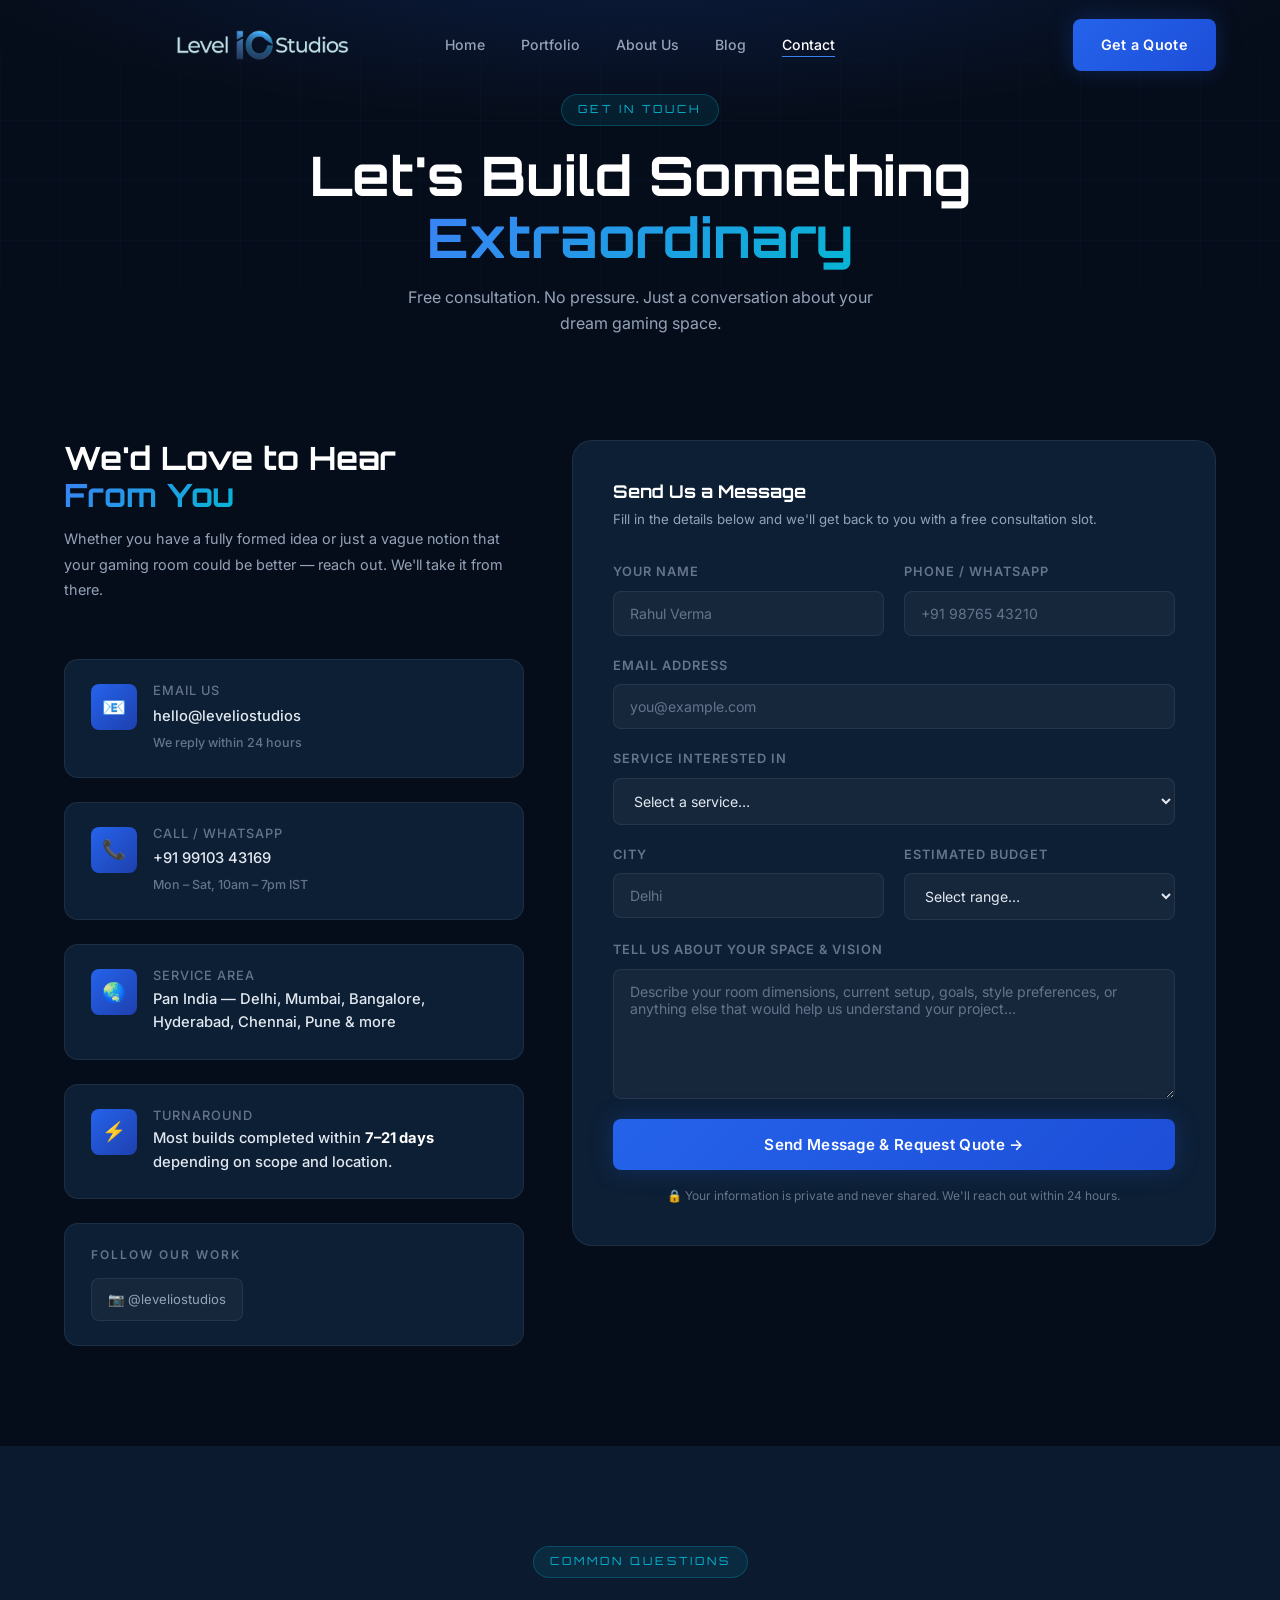
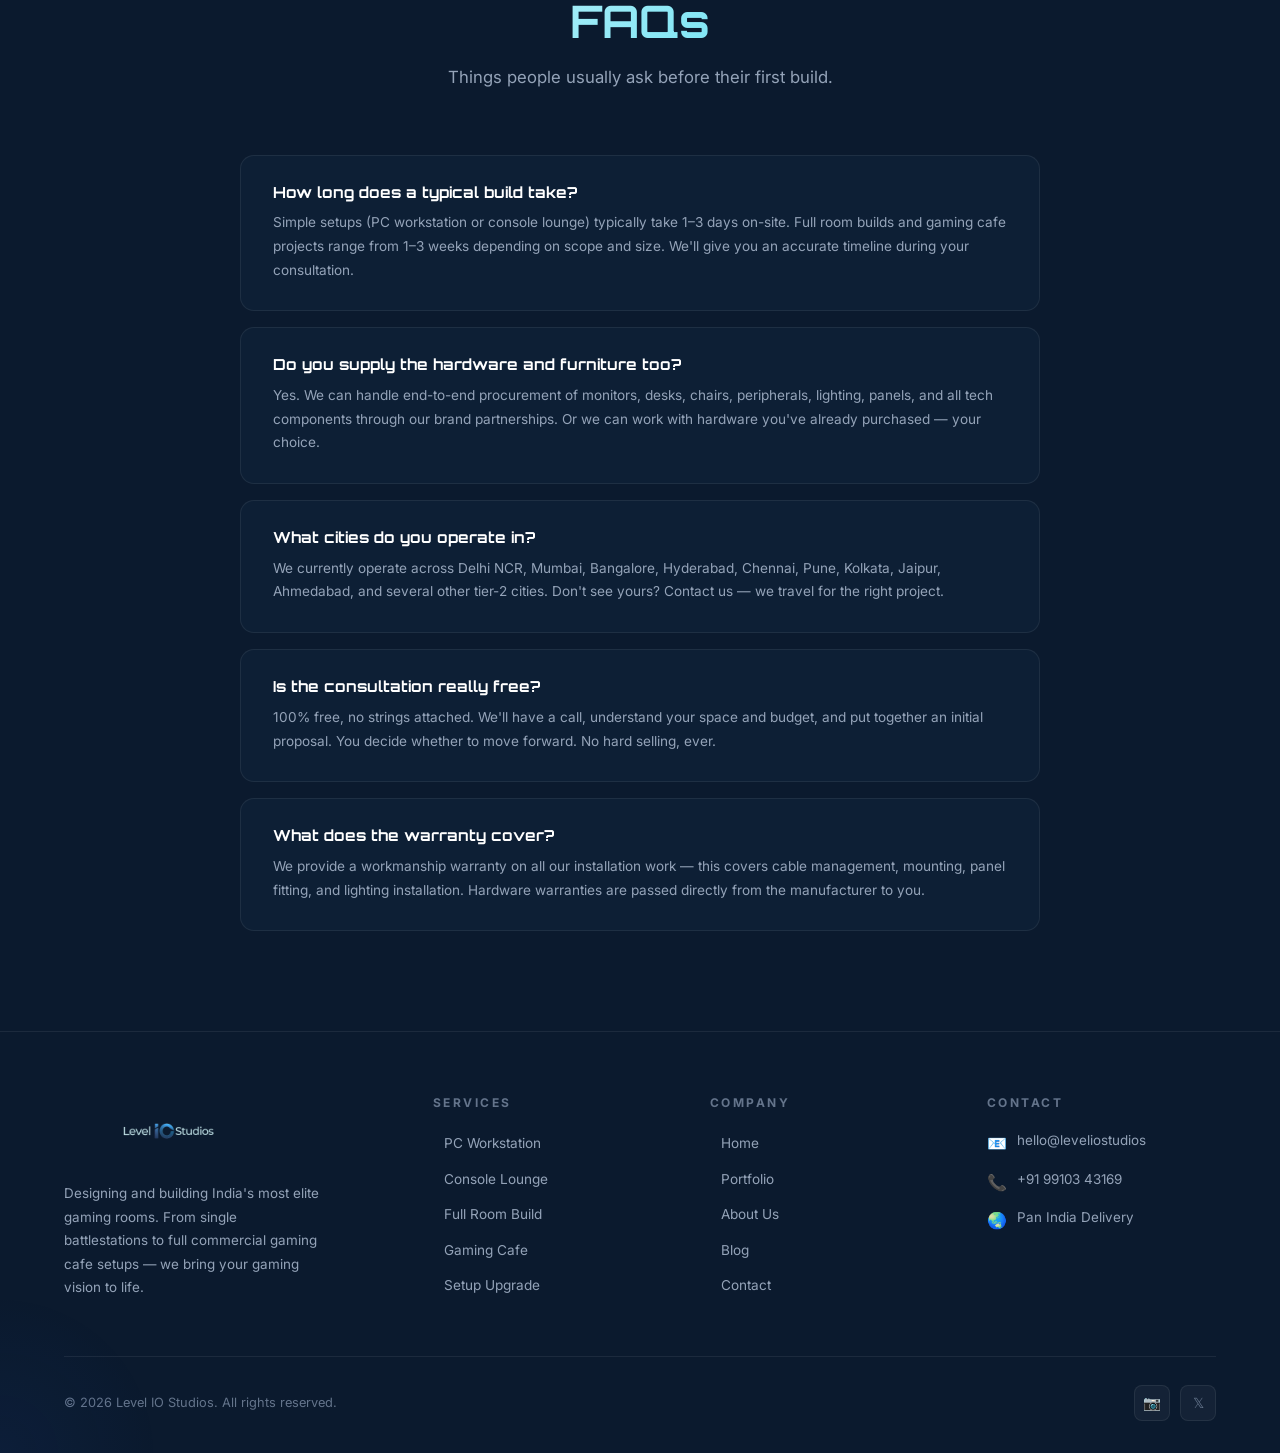
<file: contact.html>
<!DOCTYPE html>
<html lang="en">
<head>
  <meta charset="UTF-8" />
  <meta name="viewport" content="width=device-width, initial-scale=1.0" />
  <meta name="description" content="Get a free gaming room consultation from Level IO Studios. Contact us at hello@leveliostudios.com or +91 9910343169." />
  <meta name="keywords" content="gaming room design India, gaming setup builder, PC battlestation, gaming cafe setup, console lounge, gaming room interior design" />
  <meta name="author" content="Level IO Studios" />
  <meta name="robots" content="index, follow" />
  <link rel="canonical" href="https://leveliostudios.com/contact.html" />
  <!-- Open Graph -->
  <meta property="og:type" content="website" />
  <meta property="og:site_name" content="Level IO Studios" />
  <meta property="og:title" content="Contact Us — Level IO Studios" />
  <meta property="og:description" content="Get a free gaming room consultation from Level IO Studios. Contact us at hello@leveliostudios.com or +91 9910343169." />
  <meta property="og:url" content="https://leveliostudios.com/contact.html" />
  <meta property="og:image" content="https://leveliostudios.com/Images/logo.png" />
  <!-- Twitter Card -->
  <meta name="twitter:card" content="summary_large_image" />
  <meta name="twitter:title" content="Contact Us — Level IO Studios" />
  <meta name="twitter:description" content="Get a free gaming room consultation from Level IO Studios. Contact us at hello@leveliostudios.com or +91 9910343169." />
  <meta name="twitter:image" content="https://leveliostudios.com/Images/logo.png" />
  <title>Contact Us — Level IO Studios</title>
  <link rel="stylesheet" href="styles.css" />
  <link rel="icon" type="image/png" href="Images/logo-symbol.png" />
</head>
<body>

  <!-- ═══ NAVBAR ═══ -->
  <nav class="navbar">
    <div class="container">
      <div class="nav-inner">
        <a href="index.html" class="nav-logo">
          <img src="Images/logo.png" alt="Level IO Studios" />
        </a>
        <ul class="nav-links">
          <li><a href="index.html">Home</a></li>
          <li><a href="portfolio.html">Portfolio</a></li>
          <li><a href="about.html">About Us</a></li>
          <li><a href="blog.html">Blog</a></li>
          <li><a href="contact.html" class="active">Contact</a></li>
        </ul>
        <a href="contact.html" class="btn btn-primary nav-cta">Get a Quote</a>
        <div class="hamburger" aria-label="Menu">
          <span></span><span></span><span></span>
        </div>
      </div>
    </div>
  </nav>

  <!-- ═══ PAGE HERO ═══ -->
  <section class="page-hero">
    <div class="page-hero-bg"></div>
    <div class="page-hero-grid"></div>
    <div class="page-hero-content">
      <div class="tag" data-aos="fade-up">Get In Touch</div>
      <h1 data-aos="fade-up" data-aos-delay="100">
        Let's Build Something<br/><span class="gradient-text">Extraordinary</span>
      </h1>
      <p data-aos="fade-up" data-aos-delay="200">Free consultation. No pressure. Just a conversation about your dream gaming space.</p>
    </div>
  </section>

  <!-- ═══ CONTACT MAIN ═══ -->
  <section class="section">
    <div class="container">
      <div class="contact-grid">

        <!-- Left: Info -->
        <div class="contact-info" data-aos="fade-right">

          <div>
            <h2 style="font-size:clamp(1.4rem,3vw,2rem);color:#fff;margin-bottom:12px;">We'd Love to Hear<br/><span class="gradient-text">From You</span></h2>
            <p style="font-size:0.9rem;line-height:1.8;margin-bottom:32px;">Whether you have a fully formed idea or just a vague notion that your gaming room could be better — reach out. We'll take it from there.</p>
          </div>

          <div class="contact-card">
            <div class="contact-card-icon">📧</div>
            <div>
              <h4>Email Us</h4>
              <a href="mailto:hello@leveliostudios.com">hello@leveliostudios</a>
              <p style="font-size:0.78rem;margin-top:4px;color:var(--text-dim);">We reply within 24 hours</p>
            </div>
          </div>

          <div class="contact-card">
            <div class="contact-card-icon">📞</div>
            <div>
              <h4>Call / WhatsApp</h4>
              <a href="tel:+919910343169">+91 99103 43169</a>
              <p style="font-size:0.78rem;margin-top:4px;color:var(--text-dim);">Mon – Sat, 10am – 7pm IST</p>
            </div>
          </div>

          <div class="contact-card">
            <div class="contact-card-icon">🌏</div>
            <div>
              <h4>Service Area</h4>
              <p style="color:var(--text);">Pan India — Delhi, Mumbai, Bangalore, Hyderabad, Chennai, Pune & more</p>
            </div>
          </div>

          <div class="contact-card">
            <div class="contact-card-icon">⚡</div>
            <div>
              <h4>Turnaround</h4>
              <p style="color:var(--text);">Most builds completed within <strong style="color:#fff;">7–21 days</strong> depending on scope and location.</p>
            </div>
          </div>

          <!-- Social links -->
          <div style="padding: 24px 26px; background: var(--bg-card); border: 1px solid var(--border); border-radius: var(--radius-md);">
            <h4 style="font-size:0.75rem;font-weight:600;text-transform:uppercase;letter-spacing:2px;color:var(--text-dim);margin-bottom:16px;font-family:var(--font-body);">Follow Our Work</h4>
            <div style="display:flex;gap:12px;">
              <a href="https://instagram.com/leveliostudios" target="_blank" style="display:flex;align-items:center;gap:8px;background:rgba(255,255,255,0.04);border:1px solid var(--border);border-radius:var(--radius-sm);padding:10px 16px;font-size:0.82rem;color:var(--text-muted);transition:var(--transition);"
                onmouseenter="this.style.borderColor='var(--border-blue)';this.style.color='#fff';this.style.background='rgba(37,99,235,0.1)'"
                onmouseleave="this.style.borderColor='var(--border)';this.style.color='var(--text-muted)';this.style.background='rgba(255,255,255,0.04)'">📷 @leveliostudios</a>
            </div>
          </div>

        </div>

        <!-- Right: Form -->
        <div data-aos="fade-left">
          <div class="contact-form">
            <h3 style="font-size:1.1rem;color:#fff;margin-bottom:8px;font-family:var(--font-head);">Send Us a Message</h3>
            <p style="font-size:0.83rem;margin-bottom:32px;">Fill in the details below and we'll get back to you with a free consultation slot.</p>

            <div id="formSuccess" style="display:none;text-align:center;padding:48px 24px;">
              <div style="font-size:3rem;margin-bottom:16px;">🎮</div>
              <h3 style="font-size:1.4rem;color:#fff;margin-bottom:12px;font-family:var(--font-head);">Message Received!</h3>
              <p style="color:var(--text-muted);line-height:1.7;">Thanks for reaching out! We'll review your project details and get back to you within 24 hours.<br>Get ready to level up your space.</p>
            </div>

            <form id="contactForm" name="contact" method="POST" data-netlify="true" data-netlify-honeypot="bot-field">
              <input type="hidden" name="form-name" value="contact" />
              <input type="hidden" name="subject" value="New inquiry from %{formName} — Level IO Studios" />
              <input name="bot-field" style="display:none" />
              <div class="form-grid">
                <div class="form-group">
                  <label for="name">Your Name</label>
                  <input type="text" id="name" name="name" placeholder="Rahul Verma" required />
                </div>
                <div class="form-group">
                  <label for="phone">Phone / WhatsApp</label>
                  <input type="tel" id="phone" name="phone" placeholder="+91 98765 43210" required />
                </div>
              </div>

              <div class="form-full form-group">
                <label for="email">Email Address</label>
                <input type="email" id="email" name="email" placeholder="you@example.com" required />
              </div>

              <div class="form-full form-group">
                <label for="service">Service Interested In</label>
                <select id="service" name="service" required>
                  <option value="" disabled selected>Select a service…</option>
                  <option value="pc">PC Workstation</option>
                  <option value="console">Console Lounge</option>
                  <option value="fullroom">Full Room Build</option>
                  <option value="cafe">Gaming Cafe Setup</option>
                  <option value="upgrade">Upgrade Existing Setup</option>
                  <option value="consultation">Free Consultation Only</option>
                </select>
              </div>

              <div class="form-grid">
                <div class="form-group">
                  <label for="city">City</label>
                  <input type="text" id="city" name="city" placeholder="Delhi" />
                </div>
                <div class="form-group">
                  <label for="budget">Estimated Budget</label>
                  <select id="budget" name="budget">
                    <option value="" disabled selected>Select range…</option>
                    <option>Under ₹50,000</option>
                    <option>₹50,000 – ₹1,00,000</option>
                    <option>₹1,00,000 – ₹3,00,000</option>
                    <option>₹3,00,000 – ₹5,00,000</option>
                    <option>₹5,00,000+</option>
                  </select>
                </div>
              </div>

              <div class="form-full form-group">
                <label for="message">Tell Us About Your Space & Vision</label>
                <textarea id="message" name="message" placeholder="Describe your room dimensions, current setup, goals, style preferences, or anything else that would help us understand your project…" required></textarea>
              </div>

              <button type="submit" id="submitBtn" class="btn btn-primary" style="width:100%;justify-content:center;padding:16px;font-size:0.95rem;">
                Send Message & Request Quote →
              </button>

              <p style="font-size:0.75rem;color:var(--text-dim);text-align:center;margin-top:16px;">🔒 Your information is private and never shared. We'll reach out within 24 hours.</p>
            </form>

            <script>
              document.getElementById('contactForm').addEventListener('submit', async function(e) {
                e.preventDefault();
                const btn = document.getElementById('submitBtn');
                btn.textContent = 'Sending…';
                btn.disabled = true;
                try {
                  const res = await fetch('/', {
                    method: 'POST',
                    headers: { 'Content-Type': 'application/x-www-form-urlencoded' },
                    body: new URLSearchParams(new FormData(this)).toString()
                  });
                  if (res.ok) {
                    this.style.display = 'none';
                    document.getElementById('formSuccess').style.display = 'block';
                  } else {
                    btn.textContent = 'Send Message & Request Quote →';
                    btn.disabled = false;
                    alert('Something went wrong. Please try again or email us directly at hello@leveliostudios.com');
                  }
                } catch (err) {
                  btn.textContent = 'Send Message & Request Quote →';
                  btn.disabled = false;
                  alert('Something went wrong. Please try again or email us directly at hello@leveliostudios.com');
                }
              });
            </script>
          </div>
        </div>

      </div>
    </div>
  </section>

  <!-- ═══ FAQ ═══ -->
  <section class="section" style="background: var(--bg-secondary);">
    <div class="container">
      <div class="section-header">
        <div class="tag" data-aos="fade-up">Common Questions</div>
        <h2 data-aos="fade-up" data-aos-delay="100">FAQs</h2>
        <p data-aos="fade-up" data-aos-delay="200">Things people usually ask before their first build.</p>
      </div>
      <div style="max-width:800px;margin:0 auto;display:flex;flex-direction:column;gap:16px;">

        <div style="background:var(--bg-card);border:1px solid var(--border);border-radius:var(--radius-md);padding:28px 32px;transition:var(--transition);" data-aos="fade-up" data-aos-delay="0"
          onmouseenter="this.style.borderColor='var(--border-blue)'"
          onmouseleave="this.style.borderColor='var(--border)'">
          <h4 style="font-size:0.95rem;color:#fff;margin-bottom:10px;font-family:var(--font-head);">How long does a typical build take?</h4>
          <p style="font-size:0.85rem;line-height:1.75;">Simple setups (PC workstation or console lounge) typically take 1–3 days on-site. Full room builds and gaming cafe projects range from 1–3 weeks depending on scope and size. We'll give you an accurate timeline during your consultation.</p>
        </div>

        <div style="background:var(--bg-card);border:1px solid var(--border);border-radius:var(--radius-md);padding:28px 32px;transition:var(--transition);" data-aos="fade-up" data-aos-delay="100"
          onmouseenter="this.style.borderColor='var(--border-blue)'"
          onmouseleave="this.style.borderColor='var(--border)'">
          <h4 style="font-size:0.95rem;color:#fff;margin-bottom:10px;font-family:var(--font-head);">Do you supply the hardware and furniture too?</h4>
          <p style="font-size:0.85rem;line-height:1.75;">Yes. We can handle end-to-end procurement of monitors, desks, chairs, peripherals, lighting, panels, and all tech components through our brand partnerships. Or we can work with hardware you've already purchased — your choice.</p>
        </div>

        <div style="background:var(--bg-card);border:1px solid var(--border);border-radius:var(--radius-md);padding:28px 32px;transition:var(--transition);" data-aos="fade-up" data-aos-delay="200"
          onmouseenter="this.style.borderColor='var(--border-blue)'"
          onmouseleave="this.style.borderColor='var(--border)'">
          <h4 style="font-size:0.95rem;color:#fff;margin-bottom:10px;font-family:var(--font-head);">What cities do you operate in?</h4>
          <p style="font-size:0.85rem;line-height:1.75;">We currently operate across Delhi NCR, Mumbai, Bangalore, Hyderabad, Chennai, Pune, Kolkata, Jaipur, Ahmedabad, and several other tier-2 cities. Don't see yours? Contact us — we travel for the right project.</p>
        </div>

        <div style="background:var(--bg-card);border:1px solid var(--border);border-radius:var(--radius-md);padding:28px 32px;transition:var(--transition);" data-aos="fade-up" data-aos-delay="0"
          onmouseenter="this.style.borderColor='var(--border-blue)'"
          onmouseleave="this.style.borderColor='var(--border)'">
          <h4 style="font-size:0.95rem;color:#fff;margin-bottom:10px;font-family:var(--font-head);">Is the consultation really free?</h4>
          <p style="font-size:0.85rem;line-height:1.75;">100% free, no strings attached. We'll have a call, understand your space and budget, and put together an initial proposal. You decide whether to move forward. No hard selling, ever.</p>
        </div>

        <div style="background:var(--bg-card);border:1px solid var(--border);border-radius:var(--radius-md);padding:28px 32px;transition:var(--transition);" data-aos="fade-up" data-aos-delay="100"
          onmouseenter="this.style.borderColor='var(--border-blue)'"
          onmouseleave="this.style.borderColor='var(--border)'">
          <h4 style="font-size:0.95rem;color:#fff;margin-bottom:10px;font-family:var(--font-head);">What does the warranty cover?</h4>
          <p style="font-size:0.85rem;line-height:1.75;">We provide a workmanship warranty on all our installation work — this covers cable management, mounting, panel fitting, and lighting installation. Hardware warranties are passed directly from the manufacturer to you.</p>
        </div>

      </div>
    </div>
  </section>

  <!-- ═══ FOOTER ═══ -->
  <footer class="footer">
    <div class="container">
      <div class="footer-grid">
        <div class="footer-brand">
          <a href="index.html" class="logo-wrap">
            <img src="Images/logo.png" alt="Level IO Studios" />
          </a>
          <p>Designing and building India's most elite gaming rooms. From single battlestations to full commercial gaming cafe setups — we bring your gaming vision to life.</p>
        </div>
        <div class="footer-col">
          <h4>Services</h4>
          <ul class="footer-links">
            <li><a href="contact.html">PC Workstation</a></li>
            <li><a href="contact.html">Console Lounge</a></li>
            <li><a href="contact.html">Full Room Build</a></li>
            <li><a href="contact.html">Gaming Cafe</a></li>
            <li><a href="contact.html">Setup Upgrade</a></li>
          </ul>
        </div>
        <div class="footer-col">
          <h4>Company</h4>
          <ul class="footer-links">
            <li><a href="index.html">Home</a></li>
            <li><a href="portfolio.html">Portfolio</a></li>
            <li><a href="about.html">About Us</a></li>
            <li><a href="blog.html">Blog</a></li>
            <li><a href="contact.html">Contact</a></li>
          </ul>
        </div>
        <div class="footer-col">
          <h4>Contact</h4>
          <div class="footer-contact-item">
            <span>📧</span>
            <a href="mailto:hello@leveliostudios.com" style="color:var(--text-muted);transition:var(--transition)" onmouseenter="this.style.color='var(--cyan-light)'" onmouseleave="this.style.color='var(--text-muted)'">hello@leveliostudios</a>
          </div>
          <div class="footer-contact-item">
            <span>📞</span>
            <a href="tel:+919910343169" style="color:var(--text-muted);transition:var(--transition)" onmouseenter="this.style.color='var(--cyan-light)'" onmouseleave="this.style.color='var(--text-muted)'">+91 99103 43169</a>
          </div>
          <div class="footer-contact-item">
            <span>🌏</span><span>Pan India Delivery</span>
          </div>
        </div>
      </div>
      <div class="footer-bottom">
        <p>© 2026 Level IO Studios. All rights reserved.</p>
        <div class="social-links">
          <a href="https://instagram.com/leveliostudios" target="_blank" class="social-link" title="Instagram">📷</a>
          <a href="#" class="social-link" title="Twitter / X">𝕏</a>
        </div>
      </div>
    </div>
  </footer>

  <script src="script.js"></script>
</body>
</html>
</file>
<file: styles.css>
/* ===================================
   LEVEL IO STUDIOS — MAIN STYLESHEET
   =================================== */

@import url('https://fonts.googleapis.com/css2?family=Orbitron:wght@400;600;700;900&family=Inter:wght@300;400;500;600;700&display=swap');

/* ─── RESET & BASE ─── */
*, *::before, *::after { margin: 0; padding: 0; box-sizing: border-box; }

:root {
  --bg-primary:   #060d1a;
  --bg-secondary: #0b1a2e;
  --bg-card:      #0d1f35;
  --bg-card-hover:#112540;
  --blue:         #2563eb;
  --blue-light:   #3b82f6;
  --cyan:         #06b6d4;
  --cyan-light:   #22d3ee;
  --gold:         #f59e0b;
  --text:         #e2e8f0;
  --text-muted:   #94a3b8;
  --text-dim:     #64748b;
  --border:       rgba(255,255,255,0.07);
  --border-blue:  rgba(37,99,235,0.35);
  --glow-blue:    rgba(37,99,235,0.25);
  --glow-cyan:    rgba(6,182,212,0.2);
  --radius-sm:    8px;
  --radius-md:    14px;
  --radius-lg:    20px;
  --transition:   0.3s cubic-bezier(0.4,0,0.2,1);
  --font-head:    'Orbitron', monospace;
  --font-body:    'Inter', sans-serif;
}

html { scroll-behavior: smooth; font-size: 16px; overflow-x: hidden; }

body {
  font-family: var(--font-body);
  background: var(--bg-primary);
  color: var(--text);
  line-height: 1.6;
  overflow-x: hidden;
  max-width: 100vw;
}

::selection { background: var(--blue); color: #fff; }

/* ─── SCROLLBAR ─── */
::-webkit-scrollbar { width: 6px; }
::-webkit-scrollbar-track { background: var(--bg-primary); }
::-webkit-scrollbar-thumb { background: var(--blue); border-radius: 3px; }

/* ─── TYPOGRAPHY ─── */
h1, h2, h3, h4 { font-family: var(--font-head); line-height: 1.15; }
p { color: var(--text-muted); }
a { text-decoration: none; color: inherit; }

/* ─── UTILITY ─── */
.container { max-width: 1200px; margin: 0 auto; padding: 0 24px; }
.section { padding: 100px 0; }
.section-sm { padding: 70px 0; }

.tag {
  display: inline-block;
  font-family: var(--font-head);
  font-size: 0.7rem;
  letter-spacing: 3px;
  text-transform: uppercase;
  color: var(--cyan);
  background: rgba(6,182,212,0.1);
  border: 1px solid rgba(6,182,212,0.25);
  padding: 6px 16px;
  border-radius: 999px;
  margin-bottom: 18px;
}

.section-header { text-align: center; margin-bottom: 64px; }

.section-header h2 {
  font-size: clamp(1.8rem, 4vw, 2.8rem);
  background: linear-gradient(135deg, #fff 0%, var(--cyan-light) 100%);
  -webkit-background-clip: text;
  -webkit-text-fill-color: transparent;
  background-clip: text;
  margin-bottom: 16px;
}

.section-header p { font-size: 1.05rem; max-width: 560px; margin: 0 auto; }

.gradient-text {
  background: linear-gradient(135deg, var(--blue-light) 0%, var(--cyan) 100%);
  -webkit-background-clip: text;
  -webkit-text-fill-color: transparent;
  background-clip: text;
}

/* ─── BUTTONS ─── */
.btn {
  display: inline-flex;
  align-items: center;
  gap: 8px;
  font-family: var(--font-body);
  font-weight: 600;
  font-size: 0.9rem;
  padding: 14px 28px;
  border-radius: var(--radius-sm);
  border: none;
  cursor: pointer;
  transition: var(--transition);
  letter-spacing: 0.3px;
}

.btn-primary {
  background: linear-gradient(135deg, var(--blue) 0%, #1d4ed8 100%);
  color: #fff;
  box-shadow: 0 0 24px var(--glow-blue);
}
.btn-primary:hover {
  transform: translateY(-2px);
  box-shadow: 0 0 40px rgba(37,99,235,0.5);
  background: linear-gradient(135deg, var(--blue-light) 0%, var(--blue) 100%);
}

.btn-outline {
  background: transparent;
  color: var(--text);
  border: 1px solid var(--border-blue);
}
.btn-outline:hover {
  background: rgba(37,99,235,0.12);
  border-color: var(--blue-light);
  transform: translateY(-2px);
  color: #fff;
}

.btn-cyan {
  background: linear-gradient(135deg, var(--cyan) 0%, #0891b2 100%);
  color: #fff;
  box-shadow: 0 0 24px var(--glow-cyan);
}
.btn-cyan:hover {
  transform: translateY(-2px);
  box-shadow: 0 0 40px rgba(6,182,212,0.45);
}

/* ─── NAVBAR ─── */
.navbar {
  position: fixed;
  top: 0; left: 0; right: 0;
  z-index: 1000;
  padding: 0;
  transition: var(--transition);
}

.navbar.scrolled {
  padding: 0;
  background: rgba(6,13,26,0.92);
  backdrop-filter: blur(20px);
  -webkit-backdrop-filter: blur(20px);
  border-bottom: 1px solid var(--border);
  box-shadow: 0 4px 40px rgba(0,0,0,0.4);
}

.nav-inner {
  display: flex;
  align-items: center;
  justify-content: space-between;
  height: 90px;
  position: relative;
}

.nav-logo {
  display: flex;
  align-items: center;
  flex-shrink: 0;
  height: 90px;
  overflow: hidden;
}

.nav-logo img {
  height: 380px;
  width: auto;
  display: block;
  transition: var(--transition);
}
.nav-logo:hover img { transform: scale(1.04); }

.nav-links {
  display: flex;
  list-style: none;
  gap: 8px;
  align-items: center;
  position: absolute;
  left: 50%;
  transform: translateX(-50%);
}

.nav-links a {
  font-size: 0.88rem;
  font-weight: 500;
  color: var(--text-muted);
  padding: 8px 14px;
  border-radius: var(--radius-sm);
  transition: var(--transition);
  position: relative;
}

.nav-links a::after {
  content: '';
  position: absolute;
  bottom: 4px; left: 14px; right: 14px;
  height: 1.5px;
  background: var(--blue-light);
  transform: scaleX(0);
  transition: var(--transition);
}

.nav-links a:hover, .nav-links a.active {
  color: #fff;
}

.nav-links a:hover::after, .nav-links a.active::after { transform: scaleX(1); }

.nav-cta { margin-left: 16px; }

.hamburger {
  display: none;
  flex-direction: column;
  gap: 5px;
  cursor: pointer;
  padding: 8px;
  border-radius: var(--radius-sm);
  transition: var(--transition);
  position: relative;
  z-index: 1001;
}
.hamburger span {
  display: block;
  width: 24px;
  height: 2px;
  background: var(--text);
  border-radius: 2px;
  transition: var(--transition);
}
.hamburger.open span:nth-child(1) { transform: translateY(7px) rotate(45deg); }
.hamburger.open span:nth-child(2) { opacity: 0; }
.hamburger.open span:nth-child(3) { transform: translateY(-7px) rotate(-45deg); }

/* ─── HERO ─── */
.hero {
  min-height: 100vh;
  display: flex;
  align-items: center;
  position: relative;
  overflow: hidden;
  padding-top: 90px;
}

.hero-bg {
  position: absolute;
  inset: 0;
  background:
    radial-gradient(ellipse 80% 60% at 50% -10%, rgba(37,99,235,0.18) 0%, transparent 70%),
    radial-gradient(ellipse 60% 50% at 80% 80%, rgba(6,182,212,0.1) 0%, transparent 60%),
    var(--bg-primary);
}

.hero-grid {
  position: absolute;
  inset: 0;
  background-image:
    linear-gradient(rgba(37,99,235,0.04) 1px, transparent 1px),
    linear-gradient(90deg, rgba(37,99,235,0.04) 1px, transparent 1px);
  background-size: 60px 60px;
  mask-image: linear-gradient(to bottom, transparent, black 20%, black 80%, transparent);
}

.hero-content {
  position: relative;
  z-index: 2;
  max-width: 760px;
}

.hero-badge {
  display: inline-flex;
  align-items: center;
  gap: 8px;
  background: rgba(37,99,235,0.1);
  border: 1px solid rgba(37,99,235,0.3);
  border-radius: 999px;
  padding: 8px 18px;
  font-size: 0.8rem;
  color: var(--cyan-light);
  font-weight: 600;
  margin-bottom: 28px;
  letter-spacing: 0.5px;
}
.hero-badge .dot {
  width: 7px; height: 7px;
  background: var(--cyan);
  border-radius: 50%;
  animation: pulse 2s infinite;
}

@keyframes pulse {
  0%, 100% { opacity: 1; transform: scale(1); }
  50% { opacity: 0.5; transform: scale(1.3); }
}

.hero h1 {
  font-size: clamp(2.4rem, 6vw, 4.2rem);
  line-height: 1.08;
  margin-bottom: 24px;
  color: #fff;
}

.hero h1 span {
  background: linear-gradient(135deg, var(--blue-light) 0%, var(--cyan) 100%);
  -webkit-background-clip: text;
  -webkit-text-fill-color: transparent;
  background-clip: text;
}

.hero p {
  font-size: 1.1rem;
  max-width: 540px;
  margin-bottom: 40px;
  color: var(--text-muted);
  line-height: 1.75;
}

.hero-actions { display: flex; gap: 14px; flex-wrap: wrap; }

.hero-scroll {
  position: absolute;
  bottom: 40px;
  left: 50%;
  transform: translateX(-50%);
  display: flex;
  flex-direction: column;
  align-items: center;
  gap: 8px;
  color: var(--text-dim);
  font-size: 0.75rem;
  letter-spacing: 2px;
  text-transform: uppercase;
  animation: float 3s ease-in-out infinite;
}
.hero-scroll svg { opacity: 0.5; }

@keyframes float {
  0%, 100% { transform: translateX(-50%) translateY(0); }
  50% { transform: translateX(-50%) translateY(8px); }
}

/* ─── SERVICES ─── */
.services-grid {
  display: grid;
  grid-template-columns: repeat(auto-fit, minmax(280px, 1fr));
  gap: 24px;
}

.service-card {
  background: var(--bg-card);
  border: 1px solid var(--border);
  border-radius: var(--radius-lg);
  padding: 36px 32px;
  position: relative;
  overflow: hidden;
  transition: var(--transition);
  cursor: default;
  group: true;
}

.service-card::before {
  content: '';
  position: absolute;
  inset: 0;
  background: linear-gradient(135deg, rgba(37,99,235,0.06) 0%, rgba(6,182,212,0.04) 100%);
  opacity: 0;
  transition: var(--transition);
}

.service-card:hover {
  border-color: var(--border-blue);
  transform: translateY(-6px);
  box-shadow: 0 20px 60px rgba(0,0,0,0.4), 0 0 40px var(--glow-blue);
  background: var(--bg-card-hover);
}

.service-card:hover::before { opacity: 1; }

.service-icon {
  width: 60px; height: 60px;
  background: linear-gradient(135deg, var(--blue) 0%, #1e40af 100%);
  border-radius: var(--radius-md);
  display: flex;
  align-items: center;
  justify-content: center;
  margin-bottom: 24px;
  font-size: 1.6rem;
  box-shadow: 0 8px 24px var(--glow-blue);
  transition: var(--transition);
}

.service-card:hover .service-icon {
  transform: scale(1.1) rotate(-3deg);
  box-shadow: 0 12px 36px rgba(37,99,235,0.5);
}

.service-card h3 {
  font-size: 1.05rem;
  color: #fff;
  margin-bottom: 12px;
  font-family: var(--font-head);
  font-weight: 600;
}

.service-card p { font-size: 0.88rem; line-height: 1.7; }

.service-badge {
  position: absolute;
  top: 20px; right: 20px;
  font-size: 0.65rem;
  font-weight: 700;
  letter-spacing: 1.5px;
  text-transform: uppercase;
  padding: 4px 10px;
  border-radius: 999px;
  background: rgba(245,158,11,0.12);
  color: var(--gold);
  border: 1px solid rgba(245,158,11,0.25);
}

.service-link {
  display: inline-flex;
  align-items: center;
  gap: 6px;
  margin-top: 20px;
  font-size: 0.82rem;
  font-weight: 600;
  color: var(--cyan);
  transition: var(--transition);
}
.service-link:hover { gap: 10px; color: var(--cyan-light); }

/* ─── STATS / INFOGRAPHIC ─── */
.stats-section {
  background: linear-gradient(135deg, var(--bg-secondary) 0%, #0a1e36 100%);
  border-top: 1px solid var(--border);
  border-bottom: 1px solid var(--border);
}

.stats-grid {
  display: grid;
  grid-template-columns: repeat(4, 1fr);
  gap: 0;
}

.stat-item {
  text-align: center;
  padding: 60px 24px;
  border-right: 1px solid var(--border);
  position: relative;
  transition: var(--transition);
}

.stat-item:last-child { border-right: none; }

.stat-item::after {
  content: '';
  position: absolute;
  bottom: 0; left: 20%; right: 20%;
  height: 2px;
  background: linear-gradient(90deg, transparent, var(--blue), transparent);
  opacity: 0;
  transition: var(--transition);
}

.stat-item:hover::after { opacity: 1; }
.stat-item:hover { background: rgba(37,99,235,0.05); }

.stat-number {
  font-family: var(--font-head);
  font-size: clamp(2.2rem, 4vw, 3.2rem);
  font-weight: 900;
  background: linear-gradient(135deg, var(--blue-light) 0%, var(--cyan) 100%);
  -webkit-background-clip: text;
  -webkit-text-fill-color: transparent;
  background-clip: text;
  display: block;
  line-height: 1;
  margin-bottom: 8px;
}

.stat-label {
  font-size: 0.82rem;
  font-weight: 500;
  text-transform: uppercase;
  letter-spacing: 2px;
  color: var(--text-dim);
}

/* ─── PROCESS ─── */
.process-grid {
  display: grid;
  grid-template-columns: repeat(4, 1fr);
  gap: 0;
  position: relative;
}

.process-grid::before {
  content: '';
  position: absolute;
  top: 40px; left: 12.5%; right: 12.5%;
  height: 1px;
  background: linear-gradient(90deg, transparent, var(--blue-light), var(--cyan), var(--blue-light), transparent);
}

.process-step {
  text-align: center;
  padding: 24px 20px;
  position: relative;
  transition: var(--transition);
}

.process-step:hover { transform: translateY(-4px); }

.step-number {
  width: 80px; height: 80px;
  background: linear-gradient(135deg, var(--bg-card) 0%, var(--bg-secondary) 100%);
  border: 1px solid var(--border-blue);
  border-radius: 50%;
  display: flex;
  align-items: center;
  justify-content: center;
  margin: 0 auto 24px;
  font-family: var(--font-head);
  font-weight: 700;
  font-size: 1.4rem;
  color: var(--blue-light);
  position: relative;
  z-index: 1;
  transition: var(--transition);
  box-shadow: 0 0 0 0 var(--glow-blue);
}

.process-step:hover .step-number {
  background: linear-gradient(135deg, var(--blue) 0%, #1e40af 100%);
  color: #fff;
  box-shadow: 0 0 0 8px var(--glow-blue);
}

.process-step h3 {
  font-size: 0.95rem;
  color: #fff;
  margin-bottom: 10px;
}

.process-step p { font-size: 0.83rem; line-height: 1.65; }

/* ─── PORTFOLIO PREVIEW ─── */
.portfolio-grid {
  display: grid;
  grid-template-columns: repeat(3, 1fr);
  gap: 20px;
}

.portfolio-item {
  border-radius: var(--radius-md);
  overflow: hidden;
  position: relative;
  aspect-ratio: 4/3;
  cursor: pointer;
  background: var(--bg-card);
}

.portfolio-item img {
  width: 100%; height: 100%;
  object-fit: cover;
  transition: transform 0.5s ease;
}

.portfolio-overlay {
  position: absolute;
  inset: 0;
  background: linear-gradient(180deg, transparent 30%, rgba(6,13,26,0.95) 100%);
  display: flex;
  flex-direction: column;
  justify-content: flex-end;
  padding: 24px;
  opacity: 0;
  transition: var(--transition);
}

.portfolio-item:hover .portfolio-overlay { opacity: 1; }
.portfolio-item:hover img { transform: scale(1.06); }

.portfolio-overlay h4 {
  font-size: 0.95rem;
  color: #fff;
  margin-bottom: 4px;
}
.portfolio-overlay span {
  font-size: 0.75rem;
  color: var(--cyan);
  font-weight: 500;
}

.portfolio-item .overlay-icon {
  position: absolute;
  top: 50%; left: 50%;
  transform: translate(-50%, -50%) scale(0.5);
  opacity: 0;
  width: 48px; height: 48px;
  background: rgba(37,99,235,0.85);
  border-radius: 50%;
  display: flex;
  align-items: center;
  justify-content: center;
  color: #fff;
  transition: var(--transition);
}
.portfolio-item:hover .overlay-icon {
  transform: translate(-50%, -50%) scale(1);
  opacity: 1;
}

/* ─── FEATURED PORTFOLIO (full grid) ─── */
.portfolio-full-grid {
  columns: 3;
  column-gap: 20px;
}

.portfolio-full-item {
  break-inside: avoid;
  margin-bottom: 20px;
  border-radius: var(--radius-md);
  overflow: hidden;
  position: relative;
  cursor: pointer;
  background: var(--bg-card);
}

.portfolio-full-item img {
  width: 100%;
  display: block;
  transition: transform 0.5s ease;
}

.portfolio-full-item:hover img { transform: scale(1.04); }

.portfolio-full-item .portfolio-overlay {
  opacity: 0;
  position: absolute;
  inset: 0;
}
.portfolio-full-item:hover .portfolio-overlay { opacity: 1; }

/* ─── FILTER TABS ─── */
.filter-tabs {
  display: flex;
  flex-wrap: wrap;
  gap: 10px;
  justify-content: center;
  margin-bottom: 48px;
}

.filter-btn {
  font-family: var(--font-body);
  font-size: 0.83rem;
  font-weight: 500;
  padding: 9px 20px;
  border-radius: 999px;
  border: 1px solid var(--border);
  background: transparent;
  color: var(--text-muted);
  cursor: pointer;
  transition: var(--transition);
}

.filter-btn:hover, .filter-btn.active {
  background: var(--blue);
  border-color: var(--blue);
  color: #fff;
  box-shadow: 0 0 20px var(--glow-blue);
}

/* ─── WHY US ─── */
.why-grid {
  display: grid;
  grid-template-columns: 1fr 1fr;
  gap: 64px;
  align-items: center;
}

.why-features { display: flex; flex-direction: column; gap: 20px; }

.why-feature {
  display: flex;
  gap: 18px;
  align-items: flex-start;
  padding: 20px 22px;
  border-radius: var(--radius-md);
  border: 1px solid var(--border);
  background: var(--bg-card);
  transition: var(--transition);
}

.why-feature:hover {
  border-color: var(--border-blue);
  transform: translateX(6px);
  box-shadow: 0 8px 32px rgba(0,0,0,0.3), 0 0 20px var(--glow-blue);
}

.why-feature-icon {
  width: 44px; height: 44px;
  flex-shrink: 0;
  background: rgba(37,99,235,0.12);
  border: 1px solid var(--border-blue);
  border-radius: var(--radius-sm);
  display: flex;
  align-items: center;
  justify-content: center;
  font-size: 1.2rem;
  transition: var(--transition);
}

.why-feature:hover .why-feature-icon {
  background: var(--blue);
  transform: scale(1.1);
}

.why-feature h4 {
  font-size: 0.95rem;
  color: #fff;
  margin-bottom: 4px;
  font-family: var(--font-head);
  font-weight: 600;
}

.why-feature p { font-size: 0.83rem; }

.why-visual {
  position: relative;
  border-radius: var(--radius-lg);
  overflow: hidden;
}

.why-visual img {
  width: 100%;
  height: 480px;
  object-fit: cover;
  border-radius: var(--radius-lg);
  border: 1px solid var(--border);
}

.why-visual::before {
  content: '';
  position: absolute;
  inset: 0;
  background: linear-gradient(135deg, rgba(37,99,235,0.2) 0%, transparent 60%);
  border-radius: var(--radius-lg);
  z-index: 1;
  pointer-events: none;
}

/* ─── CTA BANNER ─── */
.cta-banner {
  background: linear-gradient(135deg, #0d1f3c 0%, #0a1628 50%, #071220 100%);
  border-top: 1px solid var(--border-blue);
  border-bottom: 1px solid var(--border-blue);
  position: relative;
  overflow: hidden;
}

.cta-banner::before {
  content: '';
  position: absolute;
  top: -50%; left: -20%;
  width: 60%; height: 200%;
  background: radial-gradient(ellipse, rgba(37,99,235,0.12) 0%, transparent 70%);
}
.cta-banner::after {
  content: '';
  position: absolute;
  top: -50%; right: -20%;
  width: 60%; height: 200%;
  background: radial-gradient(ellipse, rgba(6,182,212,0.08) 0%, transparent 70%);
}

.cta-content {
  position: relative;
  z-index: 1;
  text-align: center;
  padding: 80px 24px;
}

.cta-content h2 {
  font-size: clamp(1.6rem, 4vw, 2.8rem);
  color: #fff;
  margin-bottom: 16px;
}

.cta-content p {
  font-size: 1.05rem;
  margin-bottom: 36px;
  max-width: 520px;
  margin-left: auto;
  margin-right: auto;
}

.cta-actions { display: flex; gap: 14px; justify-content: center; flex-wrap: wrap; }

/* ─── TESTIMONIALS ─── */
.testimonials-grid {
  display: grid;
  grid-template-columns: repeat(3, 1fr);
  gap: 24px;
}

.testimonial-card {
  background: var(--bg-card);
  border: 1px solid var(--border);
  border-radius: var(--radius-lg);
  padding: 32px;
  transition: var(--transition);
  position: relative;
}

.testimonial-card:hover {
  border-color: var(--border-blue);
  transform: translateY(-4px);
  box-shadow: 0 16px 48px rgba(0,0,0,0.3), 0 0 24px var(--glow-blue);
}

.testimonial-card::before {
  content: '"';
  position: absolute;
  top: 20px; right: 28px;
  font-size: 5rem;
  font-family: Georgia, serif;
  color: var(--blue);
  opacity: 0.15;
  line-height: 1;
}

.stars { color: var(--gold); font-size: 0.85rem; margin-bottom: 16px; }

.testimonial-card p { font-size: 0.87rem; line-height: 1.75; margin-bottom: 20px; }

.testimonial-author {
  display: flex;
  align-items: center;
  gap: 12px;
}

.author-avatar {
  width: 42px; height: 42px;
  border-radius: 50%;
  background: linear-gradient(135deg, var(--blue) 0%, var(--cyan) 100%);
  display: flex;
  align-items: center;
  justify-content: center;
  font-family: var(--font-head);
  font-size: 0.9rem;
  font-weight: 700;
  color: #fff;
  flex-shrink: 0;
}

.author-info strong { display: block; font-size: 0.88rem; color: #fff; }
.author-info span { font-size: 0.75rem; color: var(--text-dim); }

/* ─── CONTACT ─── */
.contact-grid {
  display: grid;
  grid-template-columns: 1fr 1.4fr;
  gap: 48px;
  align-items: start;
}

.contact-info { display: flex; flex-direction: column; gap: 24px; }

.contact-card {
  background: var(--bg-card);
  border: 1px solid var(--border);
  border-radius: var(--radius-md);
  padding: 24px 26px;
  display: flex;
  gap: 16px;
  align-items: flex-start;
  transition: var(--transition);
}

.contact-card:hover {
  border-color: var(--border-blue);
  transform: translateX(4px);
  box-shadow: 0 8px 32px var(--glow-blue);
}

.contact-card-icon {
  width: 46px; height: 46px;
  flex-shrink: 0;
  background: linear-gradient(135deg, var(--blue) 0%, #1e40af 100%);
  border-radius: var(--radius-sm);
  display: flex;
  align-items: center;
  justify-content: center;
  font-size: 1.2rem;
}

.contact-card h4 { font-size: 0.8rem; color: var(--text-dim); font-weight: 500; margin-bottom: 4px; font-family: var(--font-body); text-transform: uppercase; letter-spacing: 1px; }
.contact-card p, .contact-card a { font-size: 0.92rem; color: var(--text); font-weight: 500; transition: var(--transition); }
.contact-card a:hover { color: var(--cyan); }

.contact-form {
  background: var(--bg-card);
  border: 1px solid var(--border);
  border-radius: var(--radius-lg);
  padding: 40px;
}

.form-grid { display: grid; grid-template-columns: 1fr 1fr; gap: 20px; margin-bottom: 20px; }
.form-full { margin-bottom: 20px; }

.form-group { display: flex; flex-direction: column; gap: 8px; }

.form-group label {
  font-size: 0.8rem;
  font-weight: 600;
  text-transform: uppercase;
  letter-spacing: 1px;
  color: var(--text-dim);
}

.form-group input,
.form-group textarea,
.form-group select {
  background: rgba(255,255,255,0.04);
  border: 1px solid var(--border);
  border-radius: var(--radius-sm);
  padding: 13px 16px;
  color: var(--text);
  font-family: var(--font-body);
  font-size: 0.88rem;
  transition: var(--transition);
  outline: none;
  width: 100%;
}

.form-group input:focus,
.form-group textarea:focus,
.form-group select:focus {
  border-color: var(--blue-light);
  background: rgba(37,99,235,0.06);
  box-shadow: 0 0 0 3px var(--glow-blue);
}

.form-group input::placeholder,
.form-group textarea::placeholder { color: var(--text-dim); }

.form-group textarea { resize: vertical; min-height: 130px; }

.form-group select option { background: var(--bg-secondary); color: var(--text); }

/* ─── ABOUT ─── */
.about-story {
  display: grid;
  grid-template-columns: 1.2fr 1fr;
  gap: 64px;
  align-items: center;
}

.story-content h2 {
  font-size: clamp(1.6rem, 3.5vw, 2.4rem);
  color: #fff;
  margin-bottom: 20px;
}

.story-content p {
  font-size: 0.92rem;
  line-height: 1.8;
  margin-bottom: 16px;
}

.story-image {
  border-radius: var(--radius-lg);
  overflow: hidden;
  border: 1px solid var(--border-blue);
  box-shadow: 0 0 60px var(--glow-blue);
}

.story-image img {
  width: 100%;
  height: 440px;
  object-fit: cover;
  display: block;
  transition: transform 0.5s ease;
}

.story-image:hover img { transform: scale(1.03); }

.values-grid {
  display: grid;
  grid-template-columns: repeat(3, 1fr);
  gap: 24px;
}

.value-card {
  background: var(--bg-card);
  border: 1px solid var(--border);
  border-radius: var(--radius-lg);
  padding: 36px 28px;
  text-align: center;
  transition: var(--transition);
}

.value-card:hover {
  border-color: var(--border-blue);
  transform: translateY(-6px);
  box-shadow: 0 20px 48px rgba(0,0,0,0.35), 0 0 32px var(--glow-blue);
}

.value-icon {
  font-size: 2.4rem;
  margin-bottom: 20px;
  display: block;
  transition: var(--transition);
}

.value-card:hover .value-icon { transform: scale(1.15); }

.value-card h3 {
  font-size: 0.95rem;
  color: #fff;
  margin-bottom: 10px;
}

.value-card p { font-size: 0.83rem; line-height: 1.7; }

/* ─── PAGE HERO ─── */
.page-hero {
  min-height: 340px;
  display: flex;
  align-items: center;
  justify-content: center;
  text-align: center;
  position: relative;
  overflow: hidden;
  padding-top: 90px;
}

.page-hero-bg {
  position: absolute;
  inset: 0;
  background:
    radial-gradient(ellipse 80% 80% at 50% -20%, rgba(37,99,235,0.2) 0%, transparent 70%),
    var(--bg-primary);
}

.page-hero-grid {
  position: absolute;
  inset: 0;
  background-image:
    linear-gradient(rgba(37,99,235,0.05) 1px, transparent 1px),
    linear-gradient(90deg, rgba(37,99,235,0.05) 1px, transparent 1px);
  background-size: 60px 60px;
  mask-image: linear-gradient(to bottom, transparent, black 30%, black 70%, transparent);
}

.page-hero-content { position: relative; z-index: 2; }

.page-hero h1 {
  font-size: clamp(2rem, 5vw, 3.4rem);
  color: #fff;
  margin-bottom: 16px;
}

.page-hero p {
  font-size: 1rem;
  max-width: 500px;
  margin: 0 auto;
}

/* ─── LIGHTBOX ─── */
.lightbox {
  display: none;
  position: fixed;
  inset: 0;
  z-index: 9999;
  background: rgba(0,0,0,0.92);
  backdrop-filter: blur(10px);
  align-items: center;
  justify-content: center;
}

.lightbox.active { display: flex; }

.lightbox-img {
  max-width: 90vw;
  max-height: 85vh;
  border-radius: var(--radius-md);
  border: 1px solid var(--border-blue);
  box-shadow: 0 0 80px var(--glow-blue);
  object-fit: contain;
}

.lightbox-close {
  position: absolute;
  top: 24px; right: 28px;
  background: rgba(255,255,255,0.08);
  border: 1px solid var(--border);
  color: #fff;
  font-size: 1.4rem;
  width: 44px; height: 44px;
  border-radius: 50%;
  cursor: pointer;
  display: flex;
  align-items: center;
  justify-content: center;
  transition: var(--transition);
}
.lightbox-close:hover {
  background: var(--blue);
  border-color: var(--blue);
}

/* ─── FOOTER ─── */
.footer {
  background: var(--bg-secondary);
  border-top: 1px solid var(--border);
  padding: 64px 0 32px;
}

.footer-grid {
  display: grid;
  grid-template-columns: 1.4fr 1fr 1fr 1fr;
  gap: 48px;
  margin-bottom: 56px;
}

.footer-brand {
  position: relative;
}

.footer-brand .logo-wrap {
  display: flex;
  align-items: center;
  height: 70px;
  overflow: hidden;
  margin-bottom: 16px;
}

.footer-brand .logo-wrap img {
  height: 200px;
  width: auto;
  display: block;
}

.footer-brand p { font-size: 0.84rem; line-height: 1.75; max-width: 260px; }

.footer-col h4 {
  font-size: 0.75rem;
  font-weight: 700;
  text-transform: uppercase;
  letter-spacing: 2.5px;
  color: var(--text-dim);
  margin-bottom: 20px;
  font-family: var(--font-body);
}

.footer-links { list-style: none; display: flex; flex-direction: column; gap: 10px; }

.footer-links a {
  font-size: 0.85rem;
  color: var(--text-muted);
  transition: var(--transition);
  display: inline-flex;
  align-items: center;
  gap: 6px;
}

.footer-links a::before {
  content: '›';
  color: var(--blue-light);
  opacity: 0;
  transform: translateX(-6px);
  transition: var(--transition);
}

.footer-links a:hover {
  color: var(--cyan-light);
  padding-left: 4px;
}

.footer-links a:hover::before {
  opacity: 1;
  transform: translateX(0);
}

.footer-contact-item {
  display: flex;
  align-items: flex-start;
  gap: 10px;
  margin-bottom: 12px;
  font-size: 0.84rem;
  color: var(--text-muted);
}
.footer-contact-item span:first-child { font-size: 1rem; margin-top: 1px; flex-shrink: 0; }

.footer-bottom {
  border-top: 1px solid var(--border);
  padding-top: 28px;
  display: flex;
  align-items: center;
  justify-content: space-between;
  flex-wrap: wrap;
  gap: 12px;
}

.footer-bottom p { font-size: 0.8rem; color: var(--text-dim); }

.social-links { display: flex; gap: 10px; }

.social-link {
  width: 36px; height: 36px;
  border-radius: var(--radius-sm);
  background: rgba(255,255,255,0.04);
  border: 1px solid var(--border);
  display: flex;
  align-items: center;
  justify-content: center;
  color: var(--text-dim);
  font-size: 0.9rem;
  transition: var(--transition);
}

.social-link:hover {
  background: var(--blue);
  border-color: var(--blue);
  color: #fff;
  transform: translateY(-2px);
  box-shadow: 0 4px 16px var(--glow-blue);
}

/* ─── INFOGRAPHIC TIMELINE ─── */
.timeline { position: relative; padding-left: 40px; }

.timeline::before {
  content: '';
  position: absolute;
  left: 11px; top: 0; bottom: 0;
  width: 2px;
  background: linear-gradient(180deg, var(--blue), var(--cyan), transparent);
}

.timeline-item {
  position: relative;
  margin-bottom: 36px;
  padding: 24px 26px;
  background: var(--bg-card);
  border: 1px solid var(--border);
  border-radius: var(--radius-md);
  transition: var(--transition);
}

.timeline-item:hover {
  border-color: var(--border-blue);
  transform: translateX(4px);
  box-shadow: 0 8px 32px rgba(0,0,0,0.3);
}

.timeline-item::before {
  content: '';
  position: absolute;
  left: -33px; top: 28px;
  width: 12px; height: 12px;
  background: var(--blue-light);
  border-radius: 50%;
  box-shadow: 0 0 0 4px rgba(59,130,246,0.2);
}

.timeline-item h4 { font-size: 0.95rem; color: #fff; margin-bottom: 6px; }
.timeline-item p { font-size: 0.83rem; }

/* ─── TEAM ─── */
.team-grid {
  display: grid;
  grid-template-columns: repeat(3, 1fr);
  gap: 28px;
}

.team-card {
  background: var(--bg-card);
  border: 1px solid var(--border);
  border-radius: var(--radius-lg);
  padding: 36px 24px;
  text-align: center;
  transition: var(--transition);
}

.team-card:hover {
  border-color: var(--border-blue);
  transform: translateY(-6px);
  box-shadow: 0 20px 48px rgba(0,0,0,0.35), 0 0 28px var(--glow-blue);
}

.team-avatar {
  width: 88px; height: 88px;
  border-radius: 50%;
  background: linear-gradient(135deg, var(--blue) 0%, var(--cyan) 100%);
  display: flex;
  align-items: center;
  justify-content: center;
  overflow: hidden;
  font-family: var(--font-head);
  font-size: 1.6rem;
  font-weight: 700;
  color: #fff;
  margin: 0 auto 20px;
  box-shadow: 0 0 0 4px rgba(37,99,235,0.2);
  transition: var(--transition);
}

.team-card:hover .team-avatar {
  box-shadow: 0 0 0 6px rgba(37,99,235,0.35);
  transform: scale(1.05);
}

.team-card h3 { font-size: 1rem; color: #fff; margin-bottom: 4px; }
.team-card .role { font-size: 0.8rem; color: var(--cyan); margin-bottom: 12px; font-weight: 600; letter-spacing: 0.5px; }
.team-card p { font-size: 0.82rem; }

/* ─── RESPONSIVE ─── */

/* ── Tablet landscape ── */
@media (max-width: 1024px) {
  .stats-grid { grid-template-columns: repeat(2, 1fr); }
  .stat-item { border-right: none; border-bottom: 1px solid var(--border); }
  .stat-item:nth-child(even) { border-right: none; }
  .stat-item:nth-child(odd) { border-right: 1px solid var(--border); }
  .stat-item:last-child { border-bottom: none; }

  .process-grid { grid-template-columns: repeat(2, 1fr); }
  .process-grid::before { display: none; }

  .why-grid { grid-template-columns: 1fr; gap: 48px; }
  .why-visual { order: -1; }

  .footer-grid { grid-template-columns: 1fr 1fr; }

  .portfolio-full-grid { columns: 2; }

  .about-story { grid-template-columns: 1fr; gap: 40px; }
  .story-image { order: -1; }

  .blog-grid { grid-template-columns: repeat(2, 1fr) !important; }
}

/* ── Page overlay (menu backdrop) ── */
.menu-overlay {
  display: none;
  position: fixed;
  inset: 0;
  z-index: 998;
  background: rgba(0,0,0,0.6);
  backdrop-filter: blur(6px);
  -webkit-backdrop-filter: blur(6px);
}
.menu-overlay.active { display: block; }

/* ── Tablet portrait / large phone ── */
@media (max-width: 768px) {
  .section { padding: 64px 0; }
  .container { padding: 0 20px; }

  /* ── Navbar: logo centred, hamburger pinned right ── */
  .nav-inner {
    height: 70px;
    justify-content: center;   /* centre logo */
    position: relative;
  }
  .nav-logo { height: 70px; position: static; }
  .nav-logo img { height: 260px; }
  .hamburger {
    display: flex;
    position: absolute;
    right: 0;
    top: 50%;
    transform: translateY(-50%);
    z-index: 1001;
  }

  /* ── Mobile nav menu ── */
  .nav-links {
    display: none;
    position: fixed;
    top: 0; left: 0; right: 0; bottom: 0;
    height: 100dvh;           /* full dynamic viewport including address bar */
    background: #060d1a;      /* fully opaque */
    flex-direction: column;
    align-items: center;
    justify-content: center;
    gap: 8px;
    z-index: 999;
    transform: none;          /* override desktop translateX(-50%) */
    width: 100%;
    padding: 80px 0 40px;
  }
  .nav-links.mobile-open { display: flex; }
  .nav-links a {
    font-size: 1.2rem;
    padding: 16px 40px;
    width: 80%;
    text-align: center;
    border-radius: var(--radius-md);
    border: 1px solid transparent;
  }
  .nav-links a:hover, .nav-links a.active {
    border-color: var(--border-blue);
    background: rgba(37,99,235,0.08);
  }
  .nav-cta { display: none; }

  /* ── Hero ── */
  .hero { padding-top: 70px; }
  .hero-actions { flex-wrap: wrap; gap: 12px; }
  .hero-scroll { display: none; }

  /* ── Page hero ── */
  .page-hero { padding-top: 70px; min-height: 220px; }

  /* ── Grids ── */
  .portfolio-grid { grid-template-columns: 1fr 1fr; }
  .portfolio-full-grid { columns: 1; }
  .testimonials-grid { grid-template-columns: 1fr; }
  .early-access-grid { grid-template-columns: 1fr; }
  .values-grid { grid-template-columns: 1fr 1fr; }
  .team-grid { grid-template-columns: 1fr 1fr; }
  .contact-grid { grid-template-columns: 1fr; }
  .form-grid { grid-template-columns: 1fr; }
  .blog-grid { grid-template-columns: 1fr !important; }

  /* ── About ── */
  .about-story { grid-template-columns: 1fr; }
  .story-image img { height: 280px; }

  /* ── Footer ── */
  .footer-grid { grid-template-columns: 1fr; gap: 32px; }
  .footer-bottom { flex-direction: column; text-align: center; gap: 12px; }

  /* ── Why visual ── */
  .why-visual img { height: 300px; }

  /* ── Process ── */
  .process-grid { grid-template-columns: 1fr 1fr; }
}

/* ── Early access grid ── */
.early-access-grid { grid-template-columns: repeat(3, 1fr); }

/* ── Small phones ── */
@media (max-width: 480px) {
  .early-access-grid { grid-template-columns: 1fr !important; }
  .section { padding: 52px 0; }
  .container { padding: 0 16px; }

  .portfolio-grid { grid-template-columns: 1fr; }
  .services-grid { grid-template-columns: 1fr; }
  .values-grid { grid-template-columns: 1fr; }
  .team-grid { grid-template-columns: 1fr; }
  .process-grid { grid-template-columns: 1fr; }
  .stats-grid { grid-template-columns: 1fr 1fr; }
  .stat-item:nth-child(odd) { border-right: 1px solid var(--border); }

  .hero-actions { flex-direction: column; align-items: flex-start; }
  .btn { width: 100%; justify-content: center; }

  .section-header { margin-bottom: 32px; }

  /* Team cards stacked */
  .team-card { padding: 24px 20px; }
  .team-avatar { width: 72px; height: 72px; }

  /* Footer logo smaller */
  .footer-brand .logo-wrap { height: 54px; }
  .footer-brand .logo-wrap img { height: 160px; }

  /* Nav logo smaller */
  .nav-inner { height: 60px; }
  .nav-logo { height: 60px; }
  .nav-logo img { height: 220px; }

  /* Contact card padding */
  .contact-card { padding: 24px 20px; }

  /* Blog card */
  .blog-card { margin-bottom: 0; }
}

/* ─── AOS ANIMATIONS ─── */
[data-aos] { opacity: 0; transition: opacity 0.6s ease, transform 0.6s ease; }
[data-aos="fade-up"] { transform: translateY(30px); }
[data-aos="fade-right"] { transform: translateX(-20px); }
[data-aos="fade-left"] { transform: translateX(20px); }
[data-aos="zoom-in"] { transform: scale(0.9); }
[data-aos].aos-animate { opacity: 1; transform: none; }

/* Prevent AOS translateX from causing horizontal overflow */
.section, .hero, .page-hero { overflow-x: hidden; }
</file>
